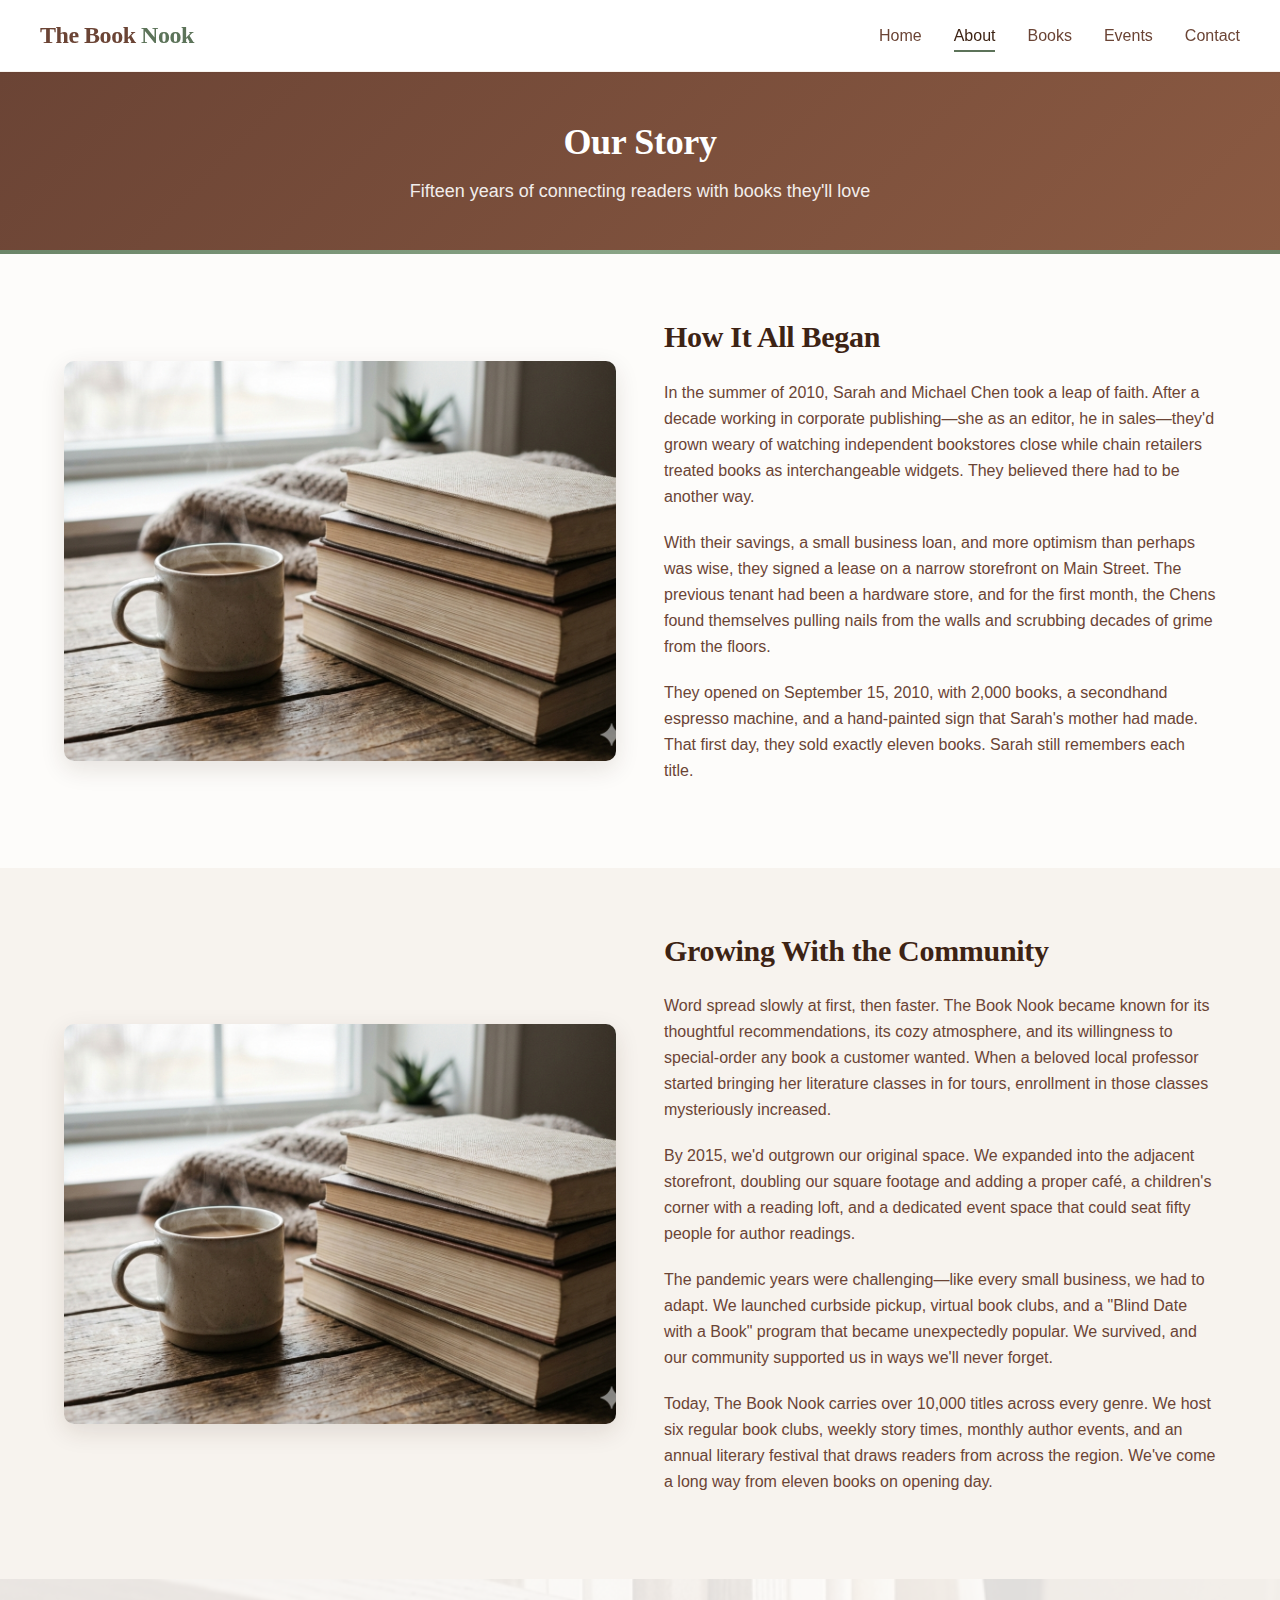
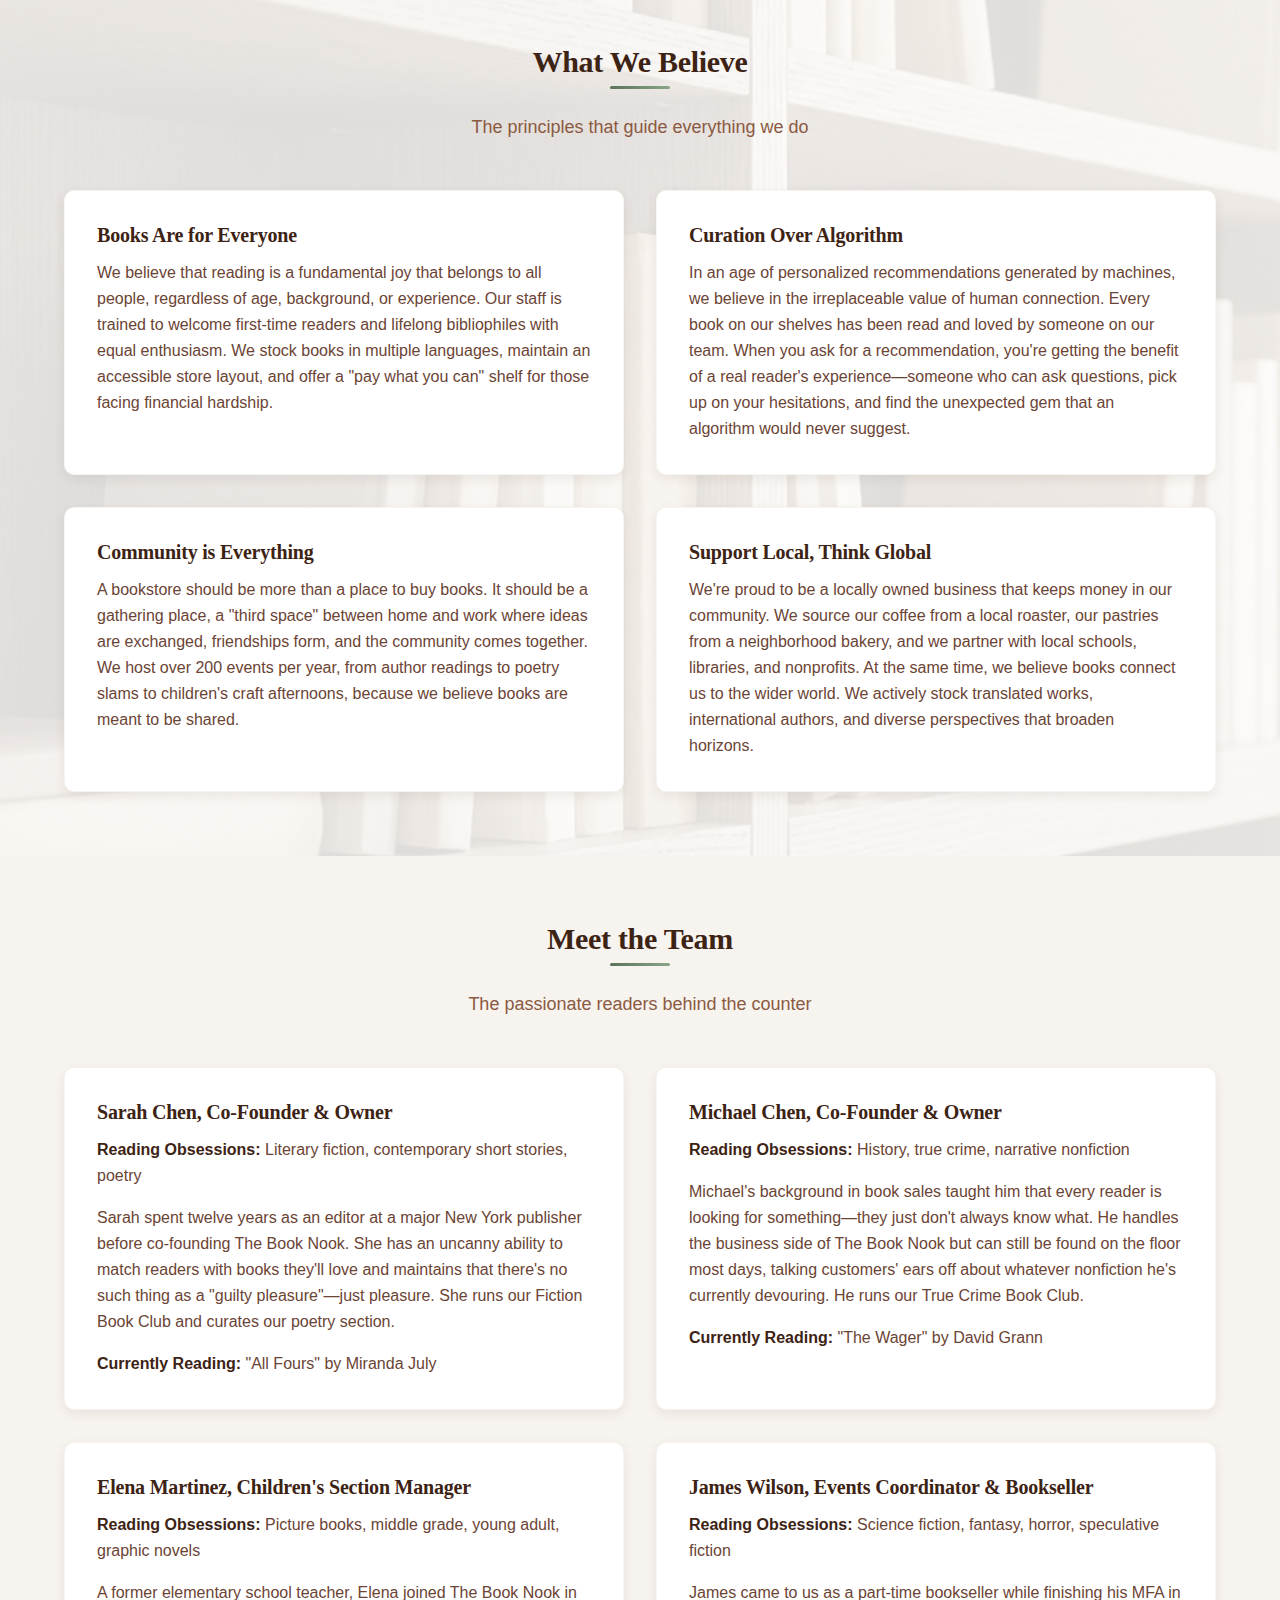
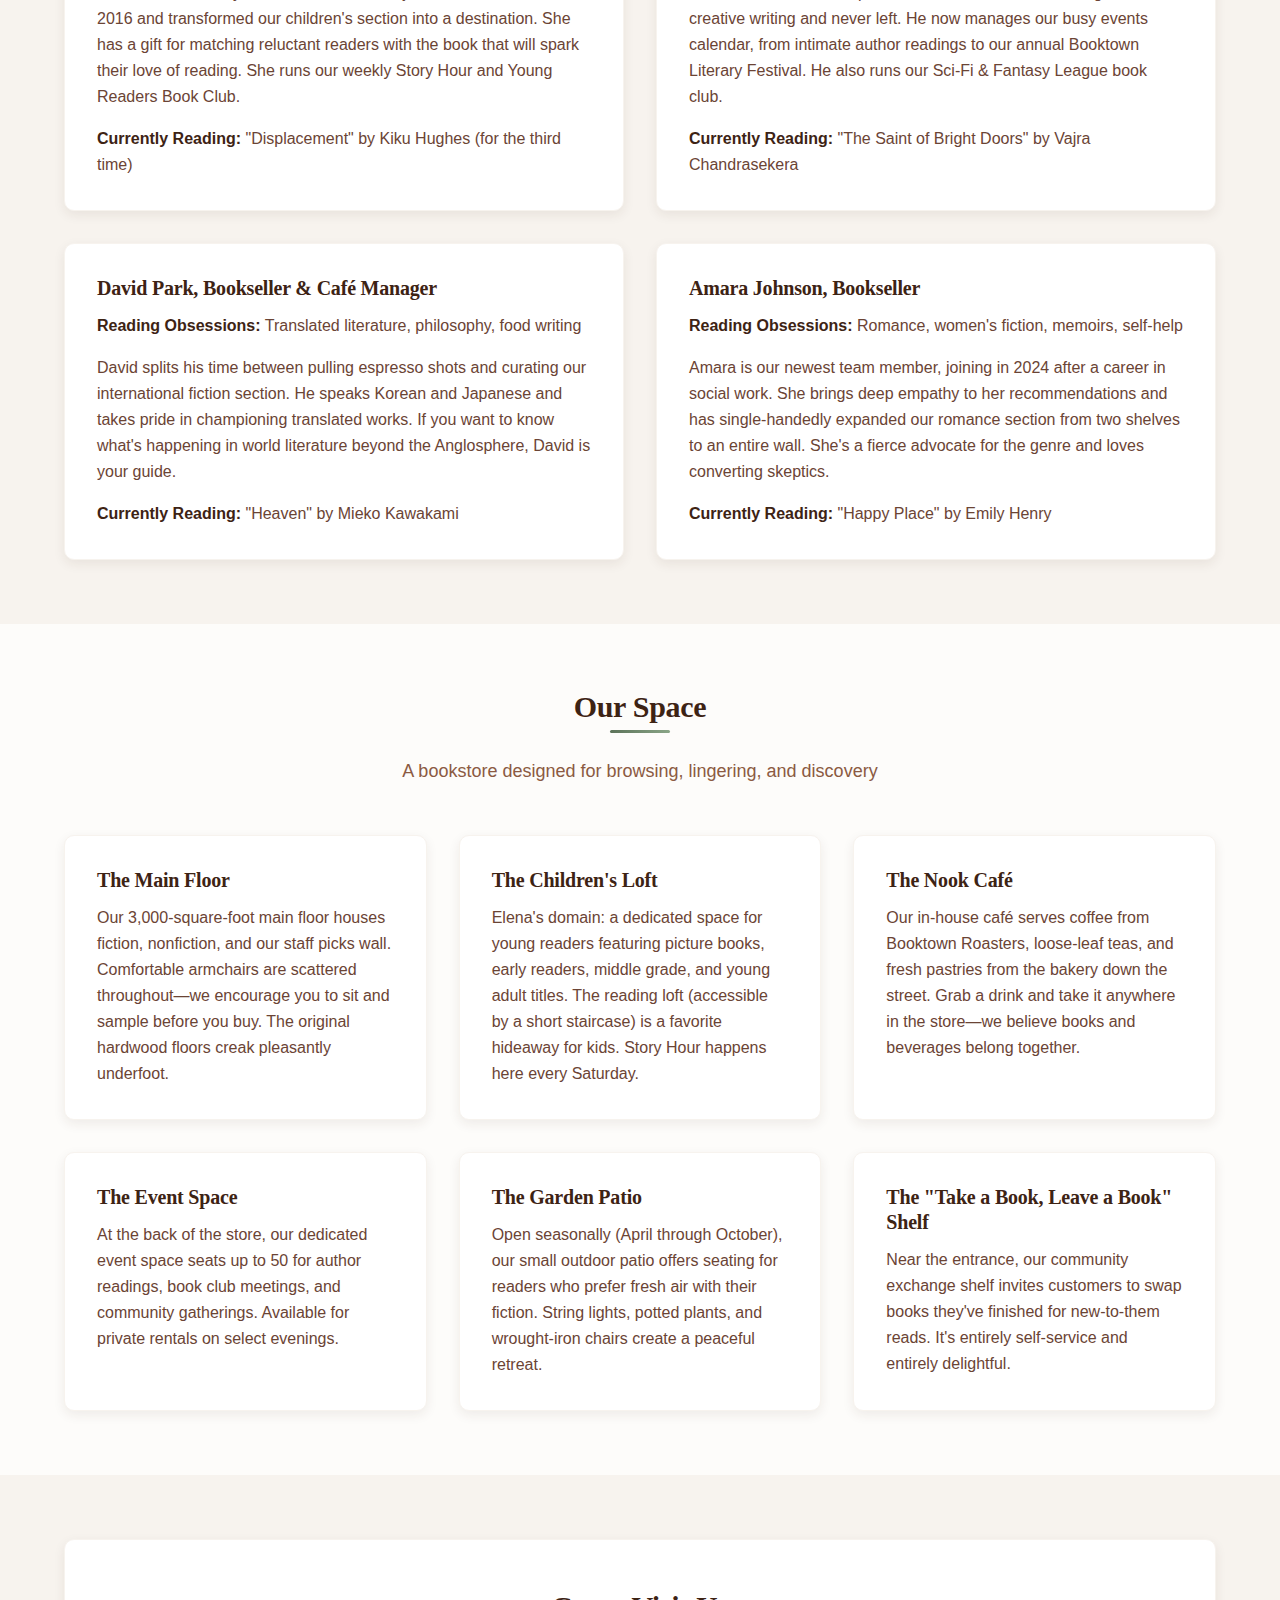
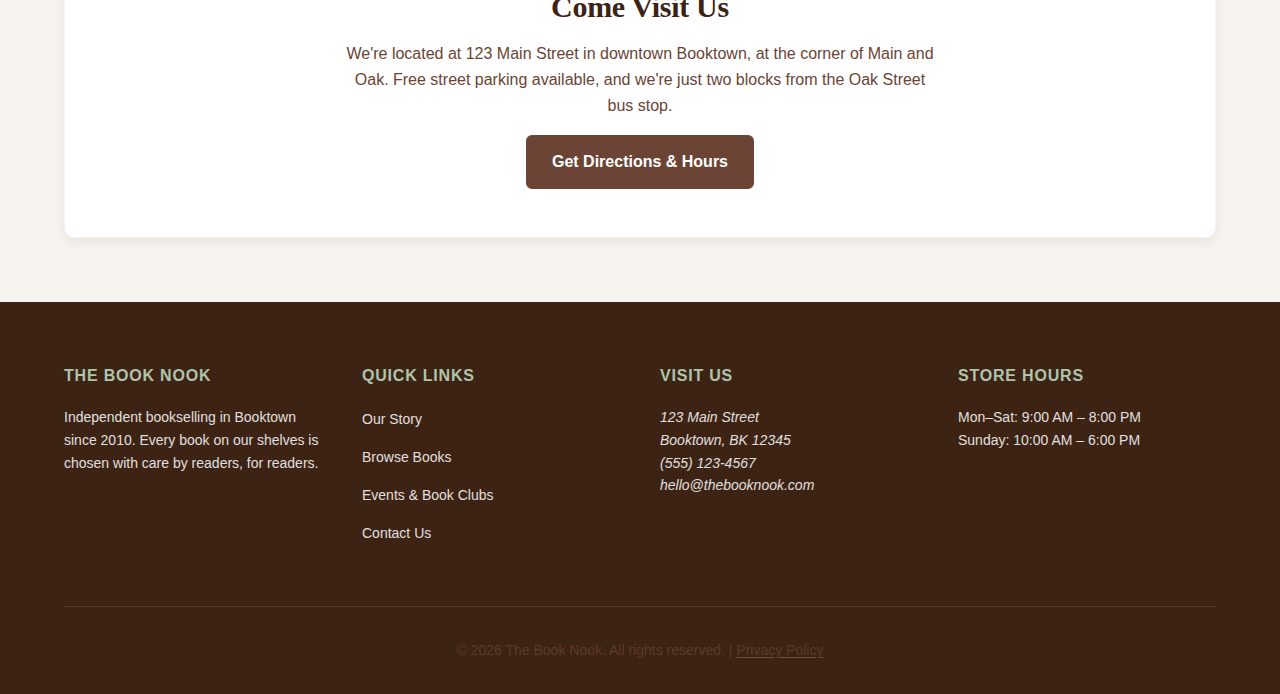
<file: about.html>
<!DOCTYPE html>
<html lang="en">
<head>
  <meta charset="UTF-8">
  <meta name="viewport" content="width=device-width, initial-scale=1.0">
  <meta name="description" content="Learn about The Book Nook's history, mission, and the passionate team behind Booktown's favorite independent bookstore.">
  <title>About Us | The Book Nook</title>
  <link rel="stylesheet" href="styles.css">
</head>
<body>
  <header>
    <div class="container header-content">
      <a href="index.html" class="logo">The Book <span>Nook</span></a>
      <button class="nav-toggle" aria-label="Toggle navigation">☰</button>
      <nav>
        <ul>
          <li><a href="index.html">Home</a></li>
          <li><a href="about.html" class="active">About</a></li>
          <li><a href="books.html">Books</a></li>
          <li><a href="events.html">Events</a></li>
          <li><a href="contact.html">Contact</a></li>
        </ul>
      </nav>
    </div>
  </header>

  <main>
    <section class="page-header">
      <div class="container">
        <h1>Our Story</h1>
        <p>Fifteen years of connecting readers with books they'll love</p>
      </div>
    </section>

    <!-- Origin Story -->
    <section>
      <div class="container">
        <div class="about-content">
          <div class="about-image">
            <img src="images/about.png" alt="The Book Nook storefront, established 2010">
          </div>
          <div class="about-text">
            <h2>How It All Began</h2>
            <p>In the summer of 2010, Sarah and Michael Chen took a leap of faith. After a decade working in corporate publishing—she as an editor, he in sales—they'd grown weary of watching independent bookstores close while chain retailers treated books as interchangeable widgets. They believed there had to be another way.</p>
            <p>With their savings, a small business loan, and more optimism than perhaps was wise, they signed a lease on a narrow storefront on Main Street. The previous tenant had been a hardware store, and for the first month, the Chens found themselves pulling nails from the walls and scrubbing decades of grime from the floors.</p>
            <p>They opened on September 15, 2010, with 2,000 books, a secondhand espresso machine, and a hand-painted sign that Sarah's mother had made. That first day, they sold exactly eleven books. Sarah still remembers each title.</p>
          </div>
        </div>
      </div>
    </section>

    <!-- Growth Story -->
    <section class="features">
      <div class="container">
        <div class="about-content" style="flex-direction: row-reverse;">
          <div class="about-image">
            <img src="images/about.png" alt="Inside The Book Nook - over 10,000 titles">
          </div>
          <div class="about-text">
            <h2>Growing With the Community</h2>
            <p>Word spread slowly at first, then faster. The Book Nook became known for its thoughtful recommendations, its cozy atmosphere, and its willingness to special-order any book a customer wanted. When a beloved local professor started bringing her literature classes in for tours, enrollment in those classes mysteriously increased.</p>
            <p>By 2015, we'd outgrown our original space. We expanded into the adjacent storefront, doubling our square footage and adding a proper café, a children's corner with a reading loft, and a dedicated event space that could seat fifty people for author readings.</p>
            <p>The pandemic years were challenging—like every small business, we had to adapt. We launched curbside pickup, virtual book clubs, and a "Blind Date with a Book" program that became unexpectedly popular. We survived, and our community supported us in ways we'll never forget.</p>
            <p>Today, The Book Nook carries over 10,000 titles across every genre. We host six regular book clubs, weekly story times, monthly author events, and an annual literary festival that draws readers from across the region. We've come a long way from eleven books on opening day.</p>
          </div>
        </div>
      </div>
    </section>

    <!-- Mission and Values -->
    <section class="section-with-bg">
      <div class="container">
        <div class="section-title">
          <h2>What We Believe</h2>
          <p>The principles that guide everything we do</p>
        </div>
        <div class="grid grid-2">
          <div class="card">
            <h3>Books Are for Everyone</h3>
            <p>We believe that reading is a fundamental joy that belongs to all people, regardless of age, background, or experience. Our staff is trained to welcome first-time readers and lifelong bibliophiles with equal enthusiasm. We stock books in multiple languages, maintain an accessible store layout, and offer a "pay what you can" shelf for those facing financial hardship.</p>
          </div>
          <div class="card">
            <h3>Curation Over Algorithm</h3>
            <p>In an age of personalized recommendations generated by machines, we believe in the irreplaceable value of human connection. Every book on our shelves has been read and loved by someone on our team. When you ask for a recommendation, you're getting the benefit of a real reader's experience—someone who can ask questions, pick up on your hesitations, and find the unexpected gem that an algorithm would never suggest.</p>
          </div>
          <div class="card">
            <h3>Community is Everything</h3>
            <p>A bookstore should be more than a place to buy books. It should be a gathering place, a "third space" between home and work where ideas are exchanged, friendships form, and the community comes together. We host over 200 events per year, from author readings to poetry slams to children's craft afternoons, because we believe books are meant to be shared.</p>
          </div>
          <div class="card">
            <h3>Support Local, Think Global</h3>
            <p>We're proud to be a locally owned business that keeps money in our community. We source our coffee from a local roaster, our pastries from a neighborhood bakery, and we partner with local schools, libraries, and nonprofits. At the same time, we believe books connect us to the wider world. We actively stock translated works, international authors, and diverse perspectives that broaden horizons.</p>
          </div>
        </div>
      </div>
    </section>

    <!-- The Team -->
    <section class="features">
      <div class="container">
        <div class="section-title">
          <h2>Meet the Team</h2>
          <p>The passionate readers behind the counter</p>
        </div>
        <div class="grid grid-2">
          <div class="card">
            <h3>Sarah Chen, Co-Founder & Owner</h3>
            <p><strong>Reading Obsessions:</strong> Literary fiction, contemporary short stories, poetry</p>
            <p style="margin-top: 0.5rem;">Sarah spent twelve years as an editor at a major New York publisher before co-founding The Book Nook. She has an uncanny ability to match readers with books they'll love and maintains that there's no such thing as a "guilty pleasure"—just pleasure. She runs our Fiction Book Club and curates our poetry section.</p>
            <p style="margin-top: 0.5rem;"><strong>Currently Reading:</strong> "All Fours" by Miranda July</p>
          </div>
          <div class="card">
            <h3>Michael Chen, Co-Founder & Owner</h3>
            <p><strong>Reading Obsessions:</strong> History, true crime, narrative nonfiction</p>
            <p style="margin-top: 0.5rem;">Michael's background in book sales taught him that every reader is looking for something—they just don't always know what. He handles the business side of The Book Nook but can still be found on the floor most days, talking customers' ears off about whatever nonfiction he's currently devouring. He runs our True Crime Book Club.</p>
            <p style="margin-top: 0.5rem;"><strong>Currently Reading:</strong> "The Wager" by David Grann</p>
          </div>
          <div class="card">
            <h3>Elena Martinez, Children's Section Manager</h3>
            <p><strong>Reading Obsessions:</strong> Picture books, middle grade, young adult, graphic novels</p>
            <p style="margin-top: 0.5rem;">A former elementary school teacher, Elena joined The Book Nook in 2016 and transformed our children's section into a destination. She has a gift for matching reluctant readers with the book that will spark their love of reading. She runs our weekly Story Hour and Young Readers Book Club.</p>
            <p style="margin-top: 0.5rem;"><strong>Currently Reading:</strong> "Displacement" by Kiku Hughes (for the third time)</p>
          </div>
          <div class="card">
            <h3>James Wilson, Events Coordinator & Bookseller</h3>
            <p><strong>Reading Obsessions:</strong> Science fiction, fantasy, horror, speculative fiction</p>
            <p style="margin-top: 0.5rem;">James came to us as a part-time bookseller while finishing his MFA in creative writing and never left. He now manages our busy events calendar, from intimate author readings to our annual Booktown Literary Festival. He also runs our Sci-Fi & Fantasy League book club.</p>
            <p style="margin-top: 0.5rem;"><strong>Currently Reading:</strong> "The Saint of Bright Doors" by Vajra Chandrasekera</p>
          </div>
        </div>
        <div class="grid grid-2" style="margin-top: 2rem;">
          <div class="card">
            <h3>David Park, Bookseller & Café Manager</h3>
            <p><strong>Reading Obsessions:</strong> Translated literature, philosophy, food writing</p>
            <p style="margin-top: 0.5rem;">David splits his time between pulling espresso shots and curating our international fiction section. He speaks Korean and Japanese and takes pride in championing translated works. If you want to know what's happening in world literature beyond the Anglosphere, David is your guide.</p>
            <p style="margin-top: 0.5rem;"><strong>Currently Reading:</strong> "Heaven" by Mieko Kawakami</p>
          </div>
          <div class="card">
            <h3>Amara Johnson, Bookseller</h3>
            <p><strong>Reading Obsessions:</strong> Romance, women's fiction, memoirs, self-help</p>
            <p style="margin-top: 0.5rem;">Amara is our newest team member, joining in 2024 after a career in social work. She brings deep empathy to her recommendations and has single-handedly expanded our romance section from two shelves to an entire wall. She's a fierce advocate for the genre and loves converting skeptics.</p>
            <p style="margin-top: 0.5rem;"><strong>Currently Reading:</strong> "Happy Place" by Emily Henry</p>
          </div>
        </div>
      </div>
    </section>

    <!-- The Space -->
    <section>
      <div class="container">
        <div class="section-title">
          <h2>Our Space</h2>
          <p>A bookstore designed for browsing, lingering, and discovery</p>
        </div>
        <div class="grid grid-3">
          <div class="card">
            <h3>The Main Floor</h3>
            <p>Our 3,000-square-foot main floor houses fiction, nonfiction, and our staff picks wall. Comfortable armchairs are scattered throughout—we encourage you to sit and sample before you buy. The original hardwood floors creak pleasantly underfoot.</p>
          </div>
          <div class="card">
            <h3>The Children's Loft</h3>
            <p>Elena's domain: a dedicated space for young readers featuring picture books, early readers, middle grade, and young adult titles. The reading loft (accessible by a short staircase) is a favorite hideaway for kids. Story Hour happens here every Saturday.</p>
          </div>
          <div class="card">
            <h3>The Nook Café</h3>
            <p>Our in-house café serves coffee from Booktown Roasters, loose-leaf teas, and fresh pastries from the bakery down the street. Grab a drink and take it anywhere in the store—we believe books and beverages belong together.</p>
          </div>
          <div class="card">
            <h3>The Event Space</h3>
            <p>At the back of the store, our dedicated event space seats up to 50 for author readings, book club meetings, and community gatherings. Available for private rentals on select evenings.</p>
          </div>
          <div class="card">
            <h3>The Garden Patio</h3>
            <p>Open seasonally (April through October), our small outdoor patio offers seating for readers who prefer fresh air with their fiction. String lights, potted plants, and wrought-iron chairs create a peaceful retreat.</p>
          </div>
          <div class="card">
            <h3>The "Take a Book, Leave a Book" Shelf</h3>
            <p>Near the entrance, our community exchange shelf invites customers to swap books they've finished for new-to-them reads. It's entirely self-service and entirely delightful.</p>
          </div>
        </div>
      </div>
    </section>

    <!-- Call to Action -->
    <section class="features">
      <div class="container">
        <div class="card" style="text-align: center; padding: 3rem;">
          <h2>Come Visit Us</h2>
          <p style="max-width: 600px; margin: 1rem auto;">We're located at 123 Main Street in downtown Booktown, at the corner of Main and Oak. Free street parking available, and we're just two blocks from the Oak Street bus stop.</p>
          <a href="contact.html" class="btn btn-primary">Get Directions & Hours</a>
        </div>
      </div>
    </section>
  </main>

  <footer>
    <div class="container">
      <div class="footer-content">
        <div class="footer-section">
          <h4>The Book Nook</h4>
          <p>Independent bookselling in Booktown since 2010. Every book on our shelves is chosen with care by readers, for readers.</p>
        </div>
        <div class="footer-section">
          <h4>Quick Links</h4>
          <ul>
            <li><a href="about.html">Our Story</a></li>
            <li><a href="books.html">Browse Books</a></li>
            <li><a href="events.html">Events & Book Clubs</a></li>
            <li><a href="contact.html">Contact Us</a></li>
          </ul>
        </div>
        <div class="footer-section">
          <h4>Visit Us</h4>
          <address>
            123 Main Street<br>
            Booktown, BK 12345<br>
            (555) 123-4567<br>
            hello@thebooknook.com
          </address>
        </div>
        <div class="footer-section">
          <h4>Store Hours</h4>
          <p>
            Mon–Sat: 9:00 AM – 8:00 PM<br>
            Sunday: 10:00 AM – 6:00 PM
          </p>
        </div>
      </div>
      <div class="footer-bottom">
        <p>&copy; 2026 The Book Nook. All rights reserved. | <a href="#">Privacy Policy</a></p>
      </div>
    </div>
  </footer>

  <script>
    document.querySelector('.nav-toggle').addEventListener('click', function() {
      document.querySelector('nav').classList.toggle('active');
    });
  </script>
</body>
</html>
</file>
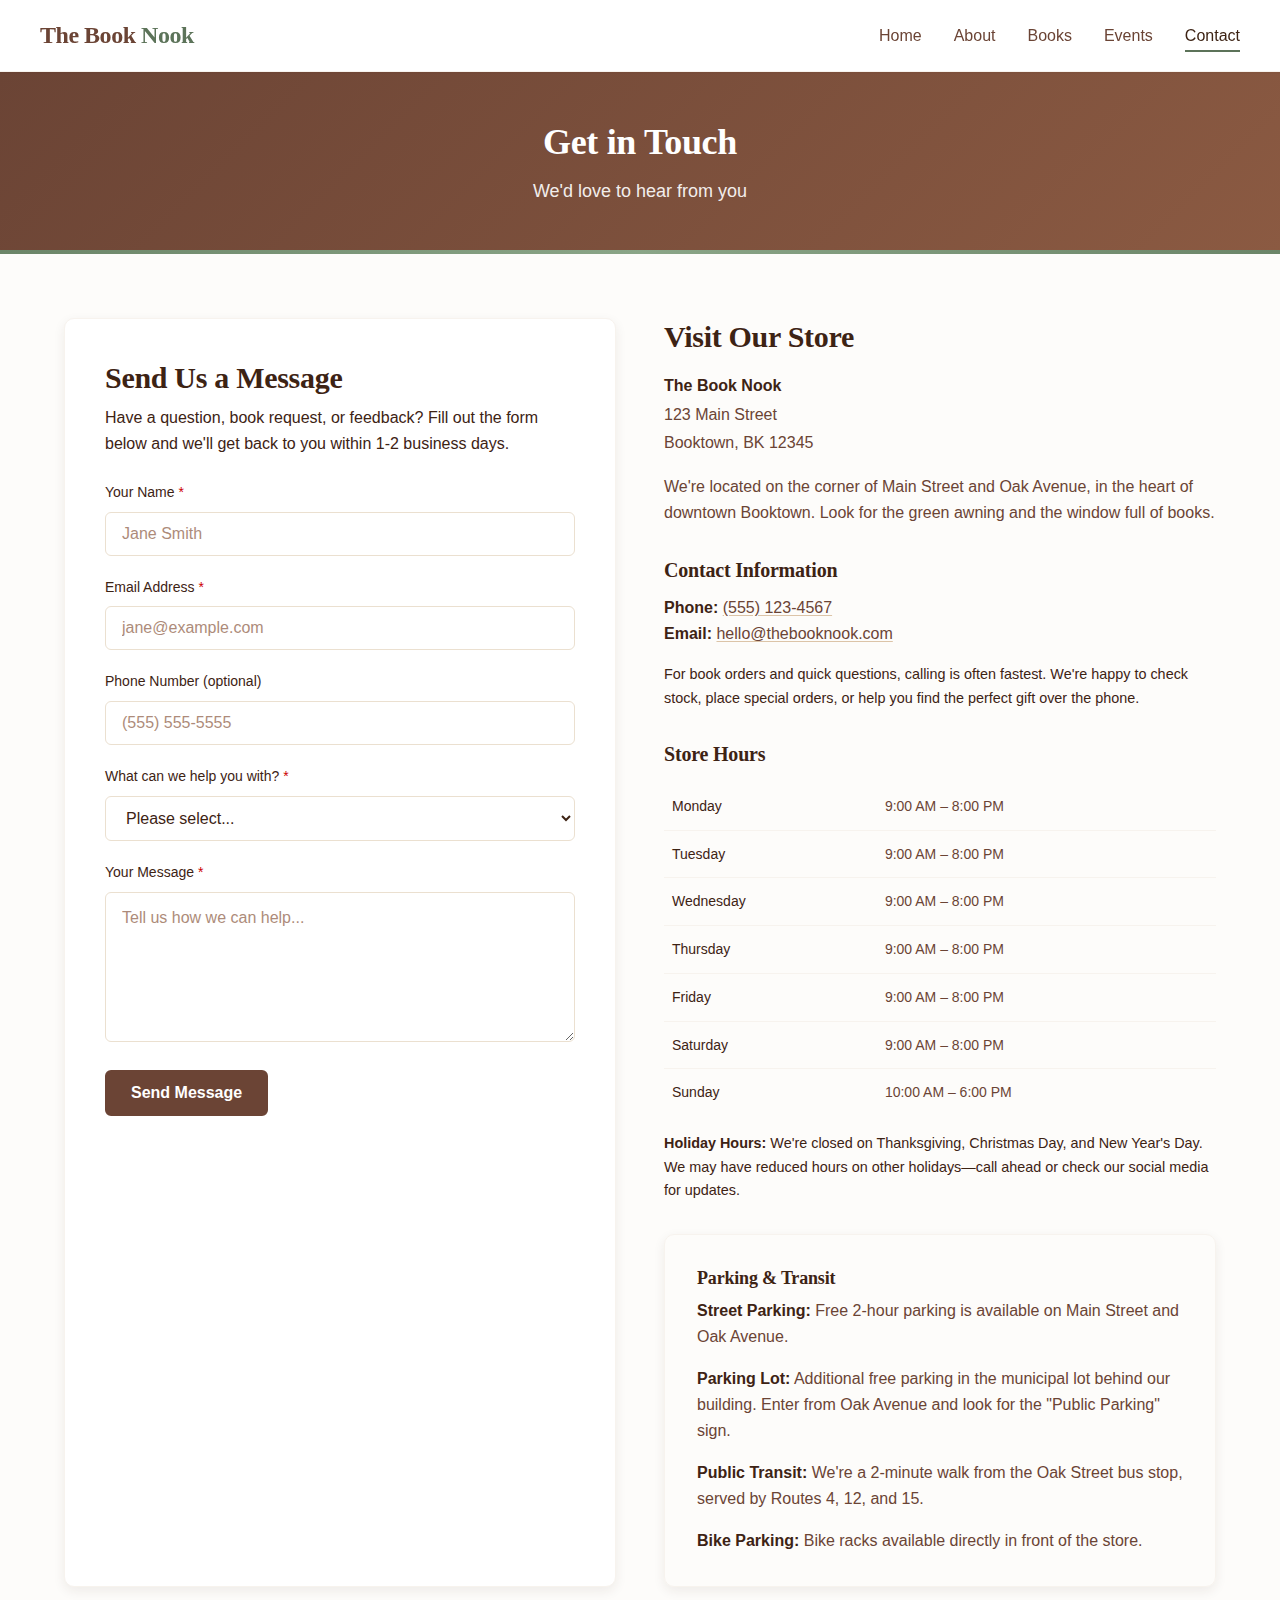
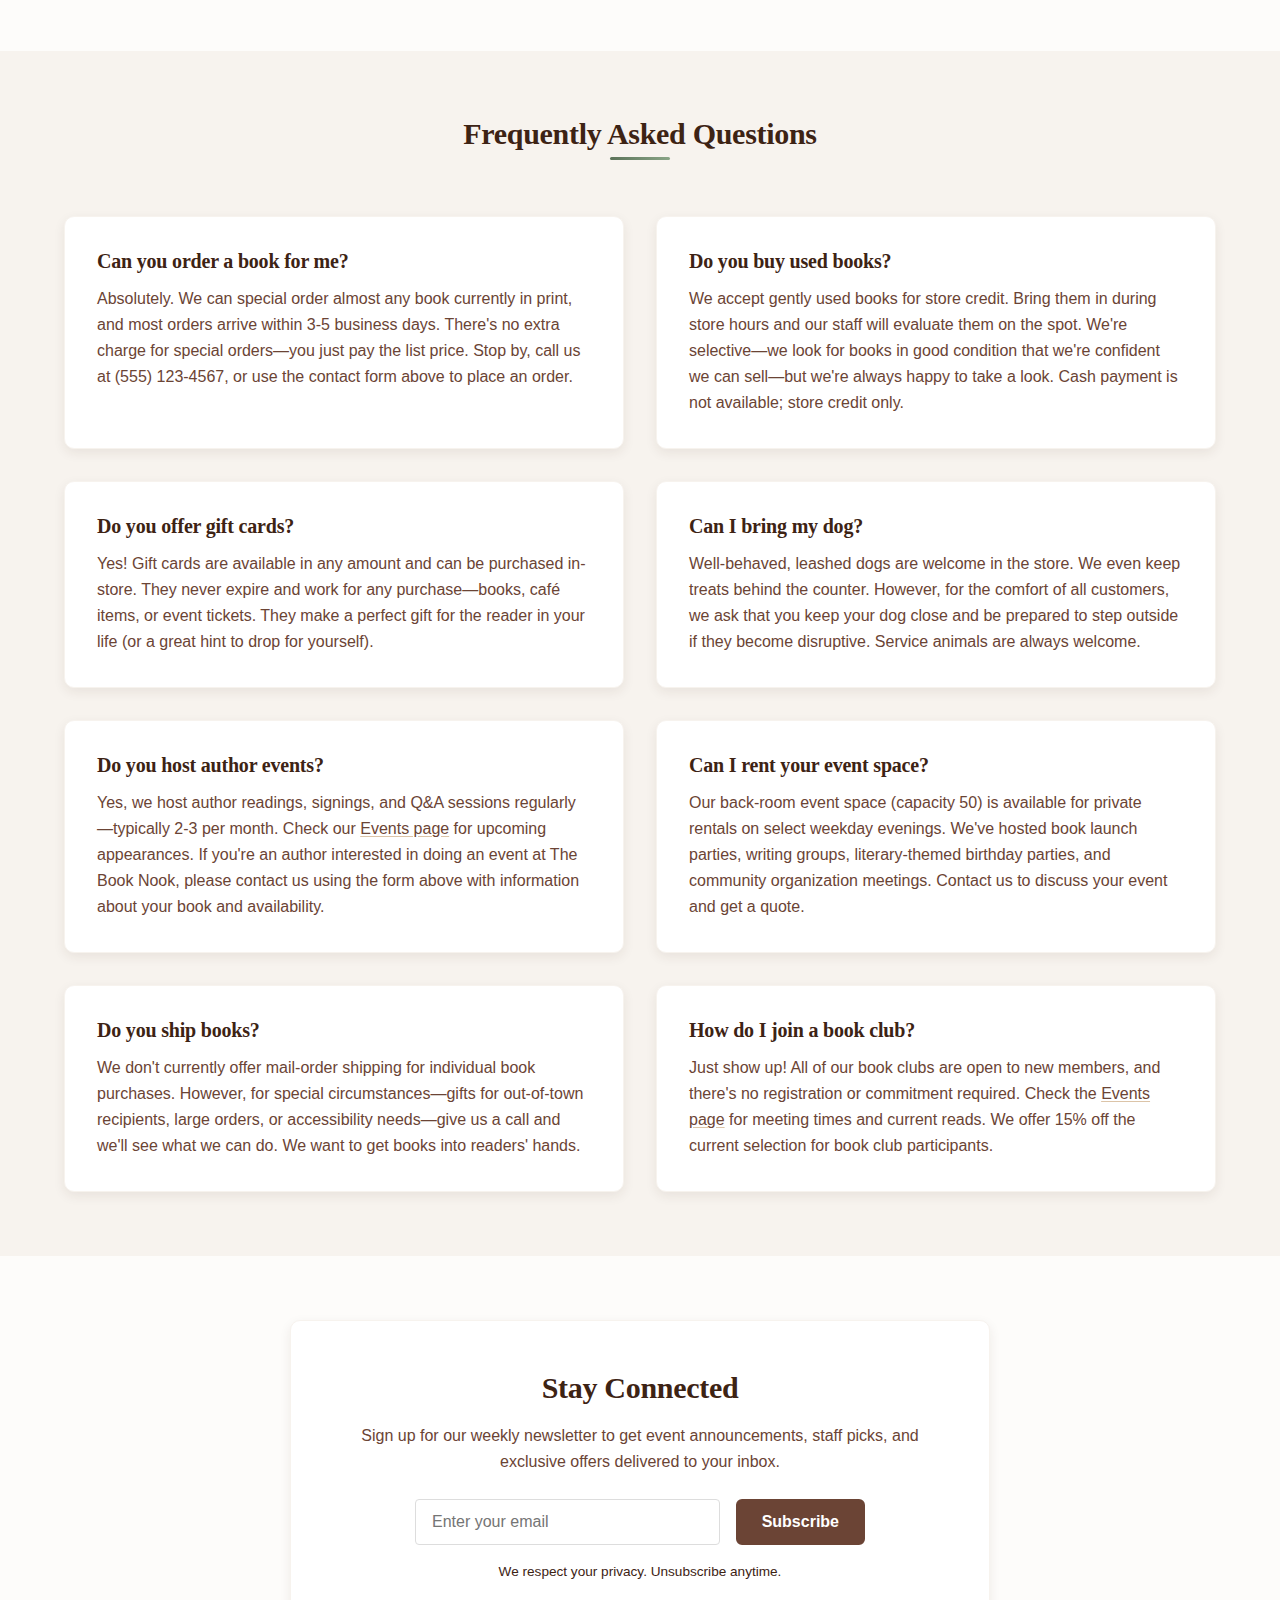
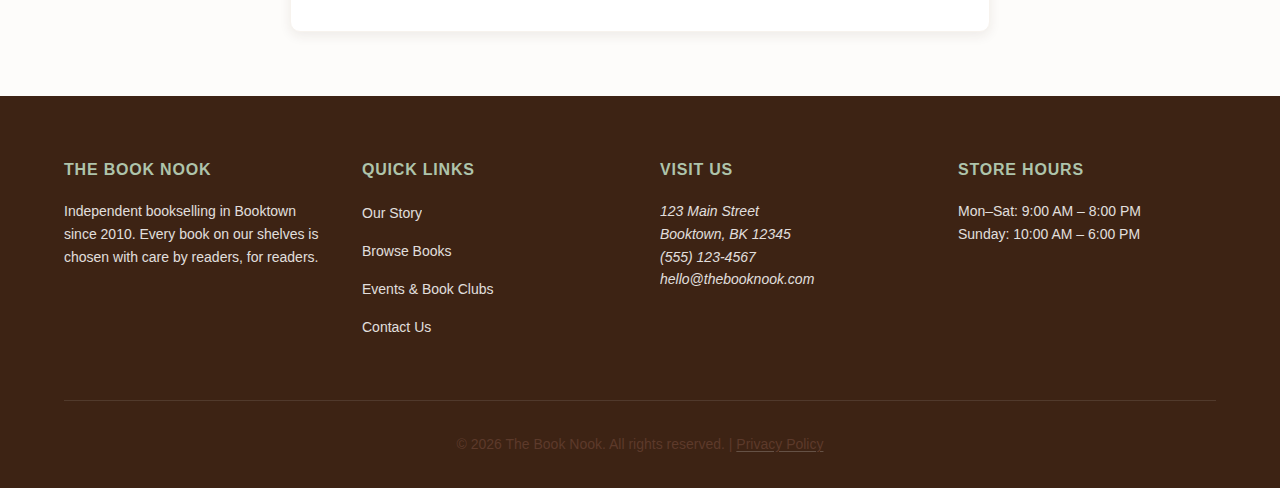
<file: contact.html>
<!DOCTYPE html>
<html lang="en">
<head>
  <meta charset="UTF-8">
  <meta name="viewport" content="width=device-width, initial-scale=1.0">
  <meta name="description" content="Contact The Book Nook. Visit us at 123 Main Street in Booktown, call us, or send a message. Find our hours and directions.">
  <title>Contact Us | The Book Nook</title>
  <link rel="stylesheet" href="styles.css">
</head>
<body>
  <header>
    <div class="container header-content">
      <a href="index.html" class="logo">The Book <span>Nook</span></a>
      <button class="nav-toggle" aria-label="Toggle navigation">☰</button>
      <nav>
        <ul>
          <li><a href="index.html">Home</a></li>
          <li><a href="about.html">About</a></li>
          <li><a href="books.html">Books</a></li>
          <li><a href="events.html">Events</a></li>
          <li><a href="contact.html" class="active">Contact</a></li>
        </ul>
      </nav>
    </div>
  </header>

  <main>
    <section class="page-header">
      <div class="container">
        <h1>Get in Touch</h1>
        <p>We'd love to hear from you</p>
      </div>
    </section>

    <section>
      <div class="container">
        <div class="contact-grid">
          <!-- Contact Form -->
          <div class="contact-form">
            <h2>Send Us a Message</h2>
            <p style="margin-bottom: 1.5rem; color: var(--color-text-light);">Have a question, book request, or feedback? Fill out the form below and we'll get back to you within 1-2 business days.</p>
            <form action="#" method="POST">
              <div class="form-group">
                <label for="name">Your Name <span style="color: #c00;">*</span></label>
                <input type="text" id="name" name="name" required placeholder="Jane Smith">
              </div>
              <div class="form-group">
                <label for="email">Email Address <span style="color: #c00;">*</span></label>
                <input type="email" id="email" name="email" required placeholder="jane@example.com">
              </div>
              <div class="form-group">
                <label for="phone">Phone Number (optional)</label>
                <input type="tel" id="phone" name="phone" placeholder="(555) 555-5555">
              </div>
              <div class="form-group">
                <label for="subject">What can we help you with? <span style="color: #c00;">*</span></label>
                <select id="subject" name="subject" required>
                  <option value="">Please select...</option>
                  <option value="general">General Question</option>
                  <option value="order">Book Order / Special Request</option>
                  <option value="events">Events & Book Clubs</option>
                  <option value="private-event">Private Event Rental</option>
                  <option value="partnership">Partnership / Collaboration</option>
                  <option value="feedback">Feedback or Suggestion</option>
                  <option value="other">Other</option>
                </select>
              </div>
              <div class="form-group">
                <label for="message">Your Message <span style="color: #c00;">*</span></label>
                <textarea id="message" name="message" required placeholder="Tell us how we can help..."></textarea>
              </div>
              <button type="submit" class="btn btn-primary">Send Message</button>
            </form>
          </div>

          <!-- Contact Info -->
          <div class="contact-info">
            <h2>Visit Our Store</h2>
            <address style="font-style: normal; line-height: 1.8;">
              <strong>The Book Nook</strong><br>
              123 Main Street<br>
              Booktown, BK 12345
            </address>
            <p style="margin-top: 1rem;">We're located on the corner of Main Street and Oak Avenue, in the heart of downtown Booktown. Look for the green awning and the window full of books.</p>

            <h3 style="margin-top: 2rem;">Contact Information</h3>
            <p>
              <strong>Phone:</strong> <a href="tel:5551234567">(555) 123-4567</a><br>
              <strong>Email:</strong> <a href="mailto:hello@thebooknook.com">hello@thebooknook.com</a>
            </p>
            <p style="margin-top: 0.5rem; color: var(--color-text-light); font-size: 0.9rem;">For book orders and quick questions, calling is often fastest. We're happy to check stock, place special orders, or help you find the perfect gift over the phone.</p>

            <h3 style="margin-top: 2rem;">Store Hours</h3>
            <table class="hours-table">
              <tr>
                <th>Monday</th>
                <td>9:00 AM – 8:00 PM</td>
              </tr>
              <tr>
                <th>Tuesday</th>
                <td>9:00 AM – 8:00 PM</td>
              </tr>
              <tr>
                <th>Wednesday</th>
                <td>9:00 AM – 8:00 PM</td>
              </tr>
              <tr>
                <th>Thursday</th>
                <td>9:00 AM – 8:00 PM</td>
              </tr>
              <tr>
                <th>Friday</th>
                <td>9:00 AM – 8:00 PM</td>
              </tr>
              <tr>
                <th>Saturday</th>
                <td>9:00 AM – 8:00 PM</td>
              </tr>
              <tr>
                <th>Sunday</th>
                <td>10:00 AM – 6:00 PM</td>
              </tr>
            </table>
            <p style="margin-top: 1rem; color: var(--color-text-light); font-size: 0.9rem;"><strong>Holiday Hours:</strong> We're closed on Thanksgiving, Christmas Day, and New Year's Day. We may have reduced hours on other holidays—call ahead or check our social media for updates.</p>

            <div class="card" style="margin-top: 2rem; background-color: var(--color-secondary);">
              <h4>Parking & Transit</h4>
              <p><strong>Street Parking:</strong> Free 2-hour parking is available on Main Street and Oak Avenue.</p>
              <p style="margin-top: 0.5rem;"><strong>Parking Lot:</strong> Additional free parking in the municipal lot behind our building. Enter from Oak Avenue and look for the "Public Parking" sign.</p>
              <p style="margin-top: 0.5rem;"><strong>Public Transit:</strong> We're a 2-minute walk from the Oak Street bus stop, served by Routes 4, 12, and 15.</p>
              <p style="margin-top: 0.5rem;"><strong>Bike Parking:</strong> Bike racks available directly in front of the store.</p>
            </div>
          </div>
        </div>
      </div>
    </section>

    <!-- FAQ Section -->
    <section class="features">
      <div class="container">
        <div class="section-title">
          <h2>Frequently Asked Questions</h2>
        </div>
        <div class="grid grid-2">
          <div class="card">
            <h3>Can you order a book for me?</h3>
            <p>Absolutely. We can special order almost any book currently in print, and most orders arrive within 3-5 business days. There's no extra charge for special orders—you just pay the list price. Stop by, call us at (555) 123-4567, or use the contact form above to place an order.</p>
          </div>
          <div class="card">
            <h3>Do you buy used books?</h3>
            <p>We accept gently used books for store credit. Bring them in during store hours and our staff will evaluate them on the spot. We're selective—we look for books in good condition that we're confident we can sell—but we're always happy to take a look. Cash payment is not available; store credit only.</p>
          </div>
          <div class="card">
            <h3>Do you offer gift cards?</h3>
            <p>Yes! Gift cards are available in any amount and can be purchased in-store. They never expire and work for any purchase—books, café items, or event tickets. They make a perfect gift for the reader in your life (or a great hint to drop for yourself).</p>
          </div>
          <div class="card">
            <h3>Can I bring my dog?</h3>
            <p>Well-behaved, leashed dogs are welcome in the store. We even keep treats behind the counter. However, for the comfort of all customers, we ask that you keep your dog close and be prepared to step outside if they become disruptive. Service animals are always welcome.</p>
          </div>
          <div class="card">
            <h3>Do you host author events?</h3>
            <p>Yes, we host author readings, signings, and Q&A sessions regularly—typically 2-3 per month. Check our <a href="events.html">Events page</a> for upcoming appearances. If you're an author interested in doing an event at The Book Nook, please contact us using the form above with information about your book and availability.</p>
          </div>
          <div class="card">
            <h3>Can I rent your event space?</h3>
            <p>Our back-room event space (capacity 50) is available for private rentals on select weekday evenings. We've hosted book launch parties, writing groups, literary-themed birthday parties, and community organization meetings. Contact us to discuss your event and get a quote.</p>
          </div>
          <div class="card">
            <h3>Do you ship books?</h3>
            <p>We don't currently offer mail-order shipping for individual book purchases. However, for special circumstances—gifts for out-of-town recipients, large orders, or accessibility needs—give us a call and we'll see what we can do. We want to get books into readers' hands.</p>
          </div>
          <div class="card">
            <h3>How do I join a book club?</h3>
            <p>Just show up! All of our book clubs are open to new members, and there's no registration or commitment required. Check the <a href="events.html">Events page</a> for meeting times and current reads. We offer 15% off the current selection for book club participants.</p>
          </div>
        </div>
      </div>
    </section>

    <!-- Newsletter CTA -->
    <section>
      <div class="container">
        <div class="card" style="text-align: center; padding: 3rem; max-width: 700px; margin: 0 auto;">
          <h2>Stay Connected</h2>
          <p style="margin-bottom: 1.5rem;">Sign up for our weekly newsletter to get event announcements, staff picks, and exclusive offers delivered to your inbox.</p>
          <form style="display: flex; gap: 1rem; max-width: 450px; margin: 0 auto; flex-wrap: wrap; justify-content: center;">
            <input type="email" placeholder="Enter your email" required style="flex: 1; min-width: 250px; padding: 0.75rem 1rem; border: 1px solid #ddd; border-radius: 4px; font-size: 1rem;">
            <button type="submit" class="btn btn-primary">Subscribe</button>
          </form>
          <p style="margin-top: 1rem; font-size: 0.85rem; color: var(--color-text-light);">We respect your privacy. Unsubscribe anytime.</p>
        </div>
      </div>
    </section>
  </main>

  <footer>
    <div class="container">
      <div class="footer-content">
        <div class="footer-section">
          <h4>The Book Nook</h4>
          <p>Independent bookselling in Booktown since 2010. Every book on our shelves is chosen with care by readers, for readers.</p>
        </div>
        <div class="footer-section">
          <h4>Quick Links</h4>
          <ul>
            <li><a href="about.html">Our Story</a></li>
            <li><a href="books.html">Browse Books</a></li>
            <li><a href="events.html">Events & Book Clubs</a></li>
            <li><a href="contact.html">Contact Us</a></li>
          </ul>
        </div>
        <div class="footer-section">
          <h4>Visit Us</h4>
          <address>
            123 Main Street<br>
            Booktown, BK 12345<br>
            (555) 123-4567<br>
            hello@thebooknook.com
          </address>
        </div>
        <div class="footer-section">
          <h4>Store Hours</h4>
          <p>
            Mon–Sat: 9:00 AM – 8:00 PM<br>
            Sunday: 10:00 AM – 6:00 PM
          </p>
        </div>
      </div>
      <div class="footer-bottom">
        <p>&copy; 2026 The Book Nook. All rights reserved. | <a href="#">Privacy Policy</a></p>
      </div>
    </div>
  </footer>

  <script>
    document.querySelector('.nav-toggle').addEventListener('click', function() {
      document.querySelector('nav').classList.toggle('active');
    });
  </script>
</body>
</html>
</file>
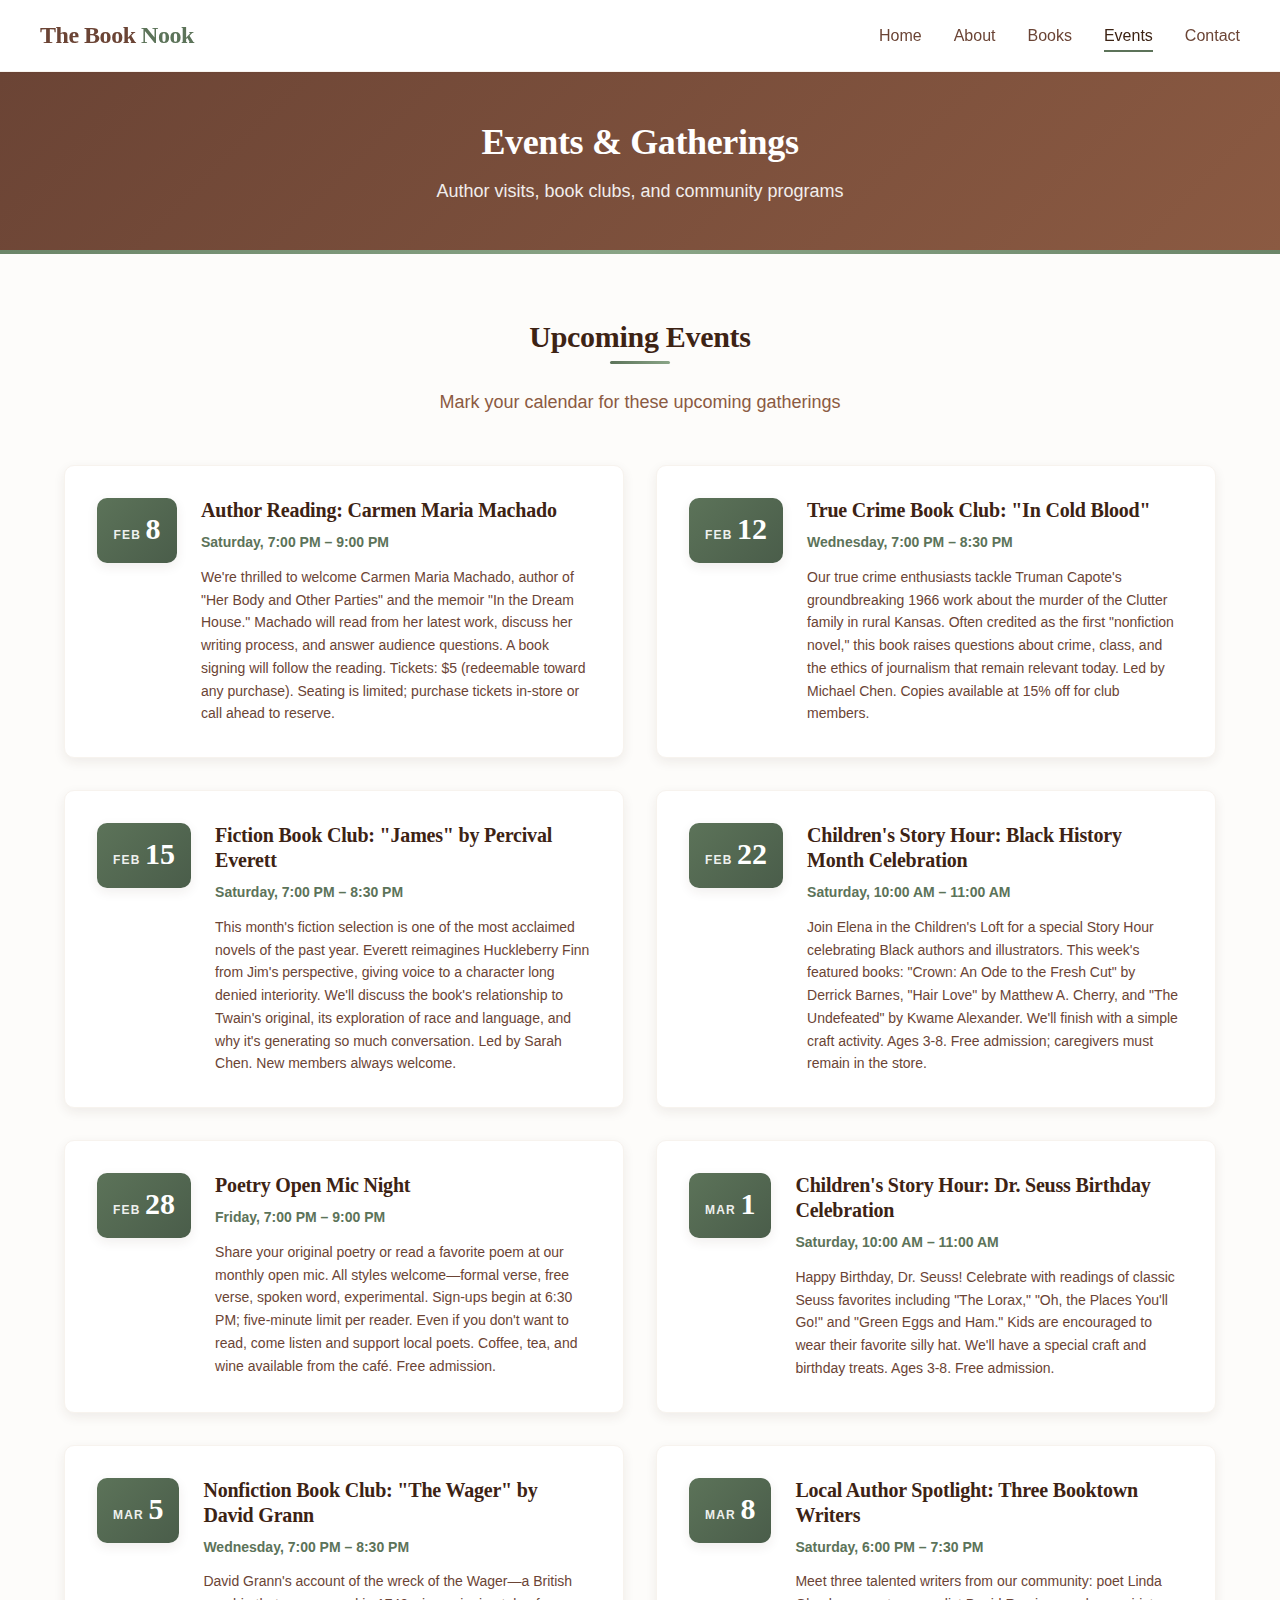
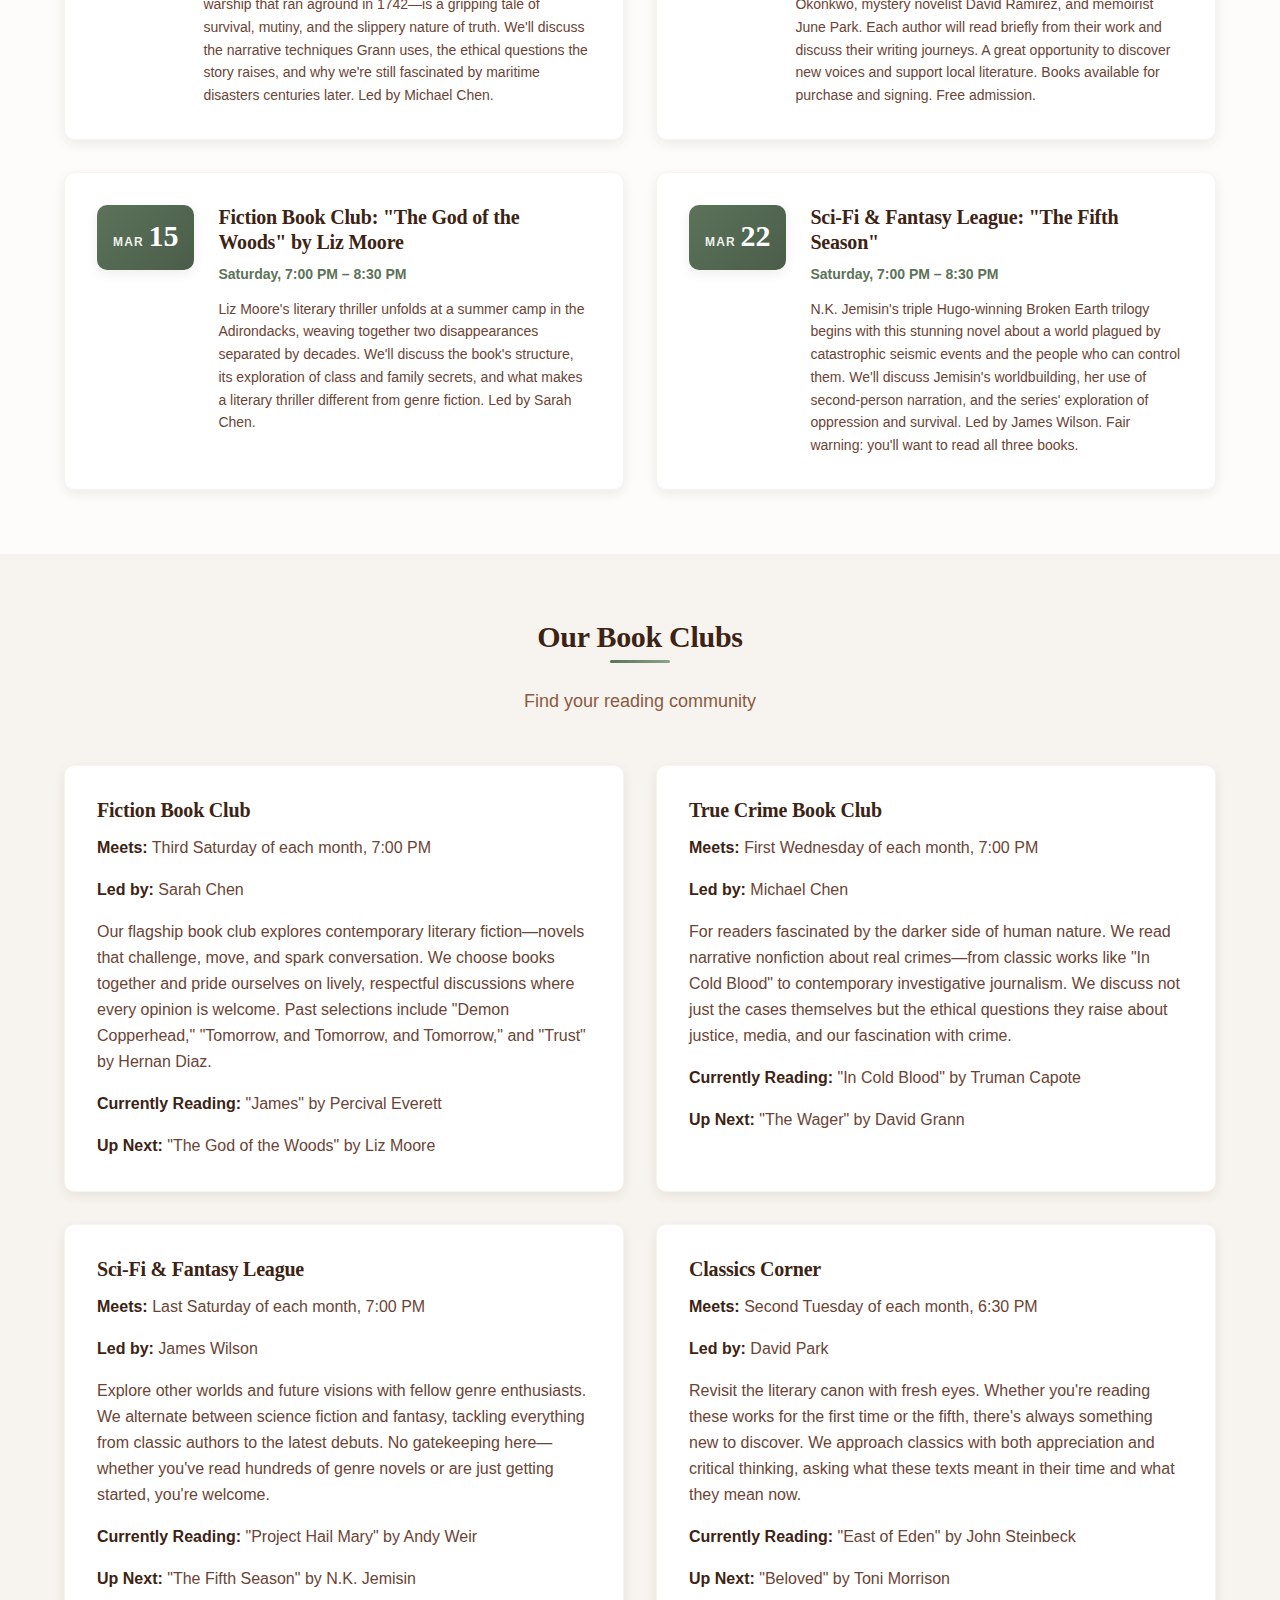
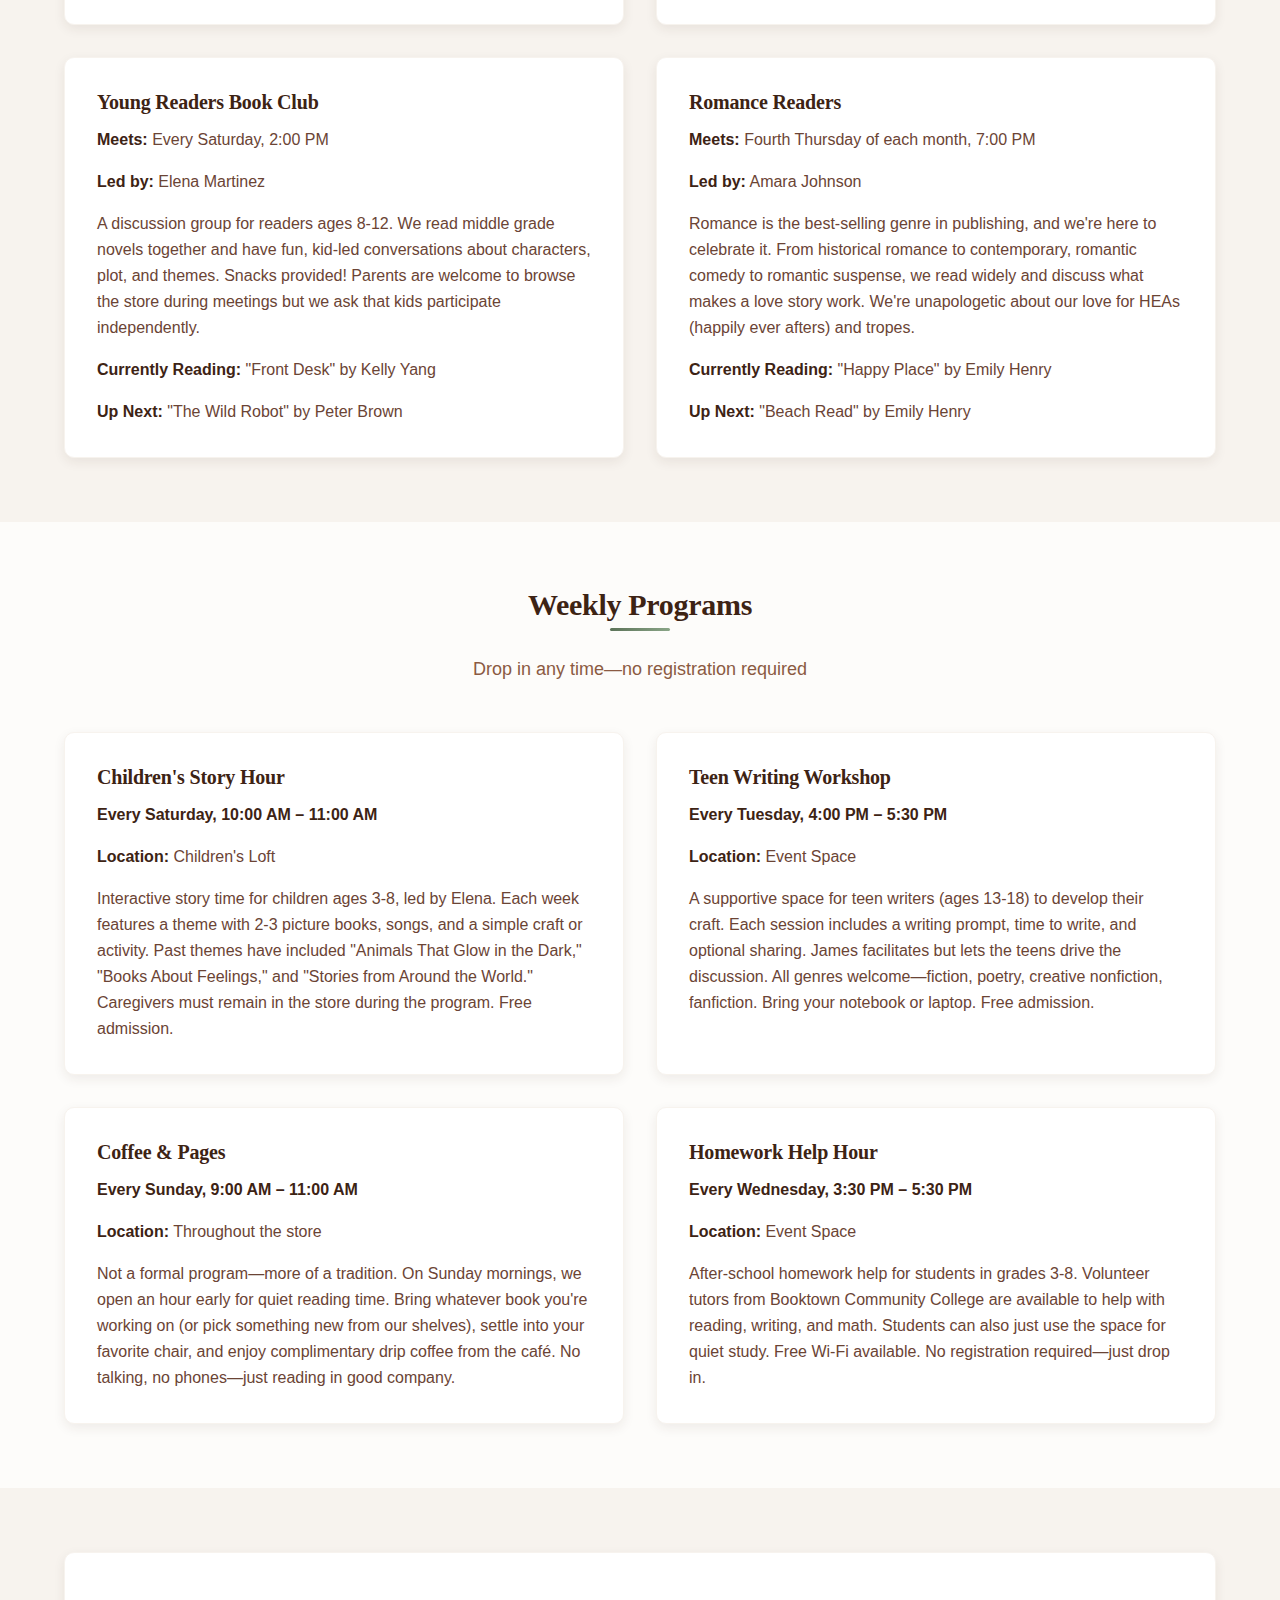
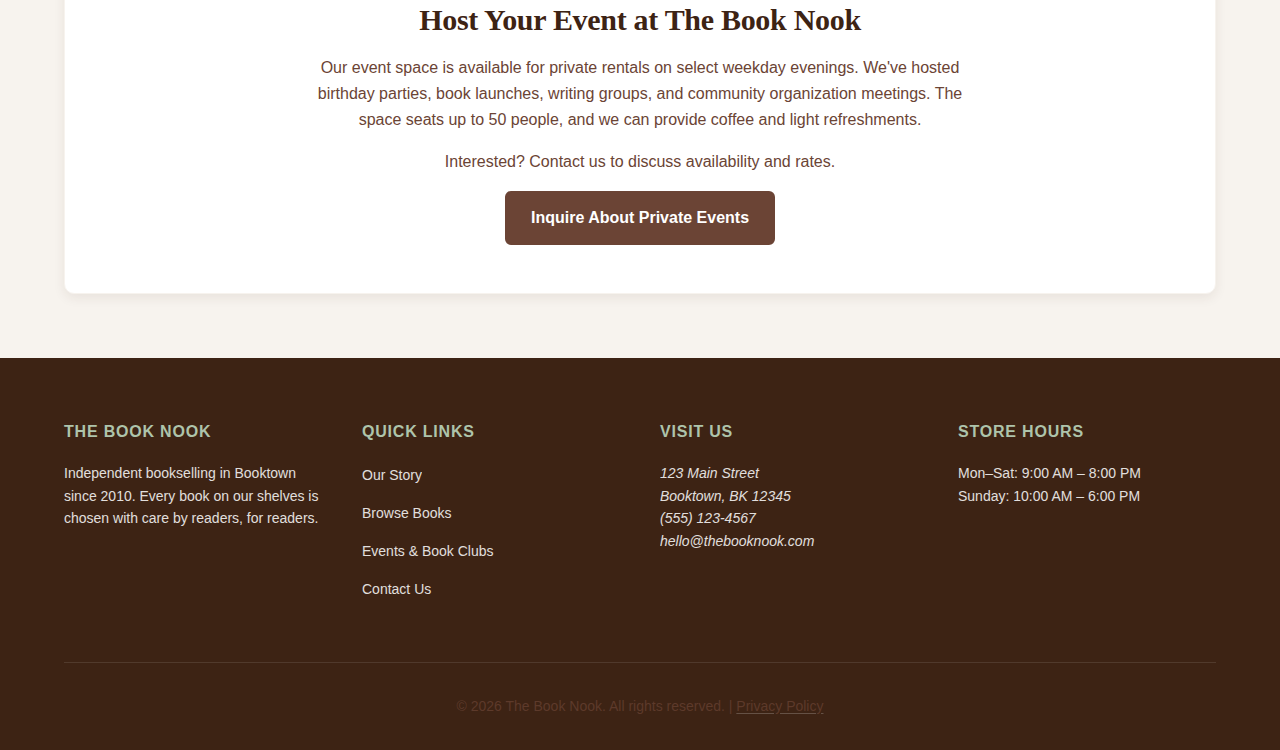
<file: events.html>
<!DOCTYPE html>
<html lang="en">
<head>
  <meta charset="UTF-8">
  <meta name="viewport" content="width=device-width, initial-scale=1.0">
  <meta name="description" content="Join us for author readings, book clubs, story hours, and community events at The Book Nook in Booktown.">
  <title>Events & Book Clubs | The Book Nook</title>
  <link rel="stylesheet" href="styles.css">
</head>
<body>
  <header>
    <div class="container header-content">
      <a href="index.html" class="logo">The Book <span>Nook</span></a>
      <button class="nav-toggle" aria-label="Toggle navigation">☰</button>
      <nav>
        <ul>
          <li><a href="index.html">Home</a></li>
          <li><a href="about.html">About</a></li>
          <li><a href="books.html">Books</a></li>
          <li><a href="events.html" class="active">Events</a></li>
          <li><a href="contact.html">Contact</a></li>
        </ul>
      </nav>
    </div>
  </header>

  <main>
    <section class="page-header">
      <div class="container">
        <h1>Events & Gatherings</h1>
        <p>Author visits, book clubs, and community programs</p>
      </div>
    </section>

    <!-- Upcoming Events -->
    <section>
      <div class="container">
        <div class="section-title">
          <h2>Upcoming Events</h2>
          <p>Mark your calendar for these upcoming gatherings</p>
        </div>
        <div class="grid grid-2">
          <article class="card event-card">
            <div class="event-date">
              <span class="month">Feb</span>
              <span class="day">8</span>
            </div>
            <div class="event-details">
              <h3>Author Reading: Carmen Maria Machado</h3>
              <p class="time">Saturday, 7:00 PM – 9:00 PM</p>
              <p>We're thrilled to welcome Carmen Maria Machado, author of "Her Body and Other Parties" and the memoir "In the Dream House." Machado will read from her latest work, discuss her writing process, and answer audience questions. A book signing will follow the reading. Tickets: $5 (redeemable toward any purchase). Seating is limited; purchase tickets in-store or call ahead to reserve.</p>
            </div>
          </article>
          <article class="card event-card">
            <div class="event-date">
              <span class="month">Feb</span>
              <span class="day">12</span>
            </div>
            <div class="event-details">
              <h3>True Crime Book Club: "In Cold Blood"</h3>
              <p class="time">Wednesday, 7:00 PM – 8:30 PM</p>
              <p>Our true crime enthusiasts tackle Truman Capote's groundbreaking 1966 work about the murder of the Clutter family in rural Kansas. Often credited as the first "nonfiction novel," this book raises questions about crime, class, and the ethics of journalism that remain relevant today. Led by Michael Chen. Copies available at 15% off for club members.</p>
            </div>
          </article>
          <article class="card event-card">
            <div class="event-date">
              <span class="month">Feb</span>
              <span class="day">15</span>
            </div>
            <div class="event-details">
              <h3>Fiction Book Club: "James" by Percival Everett</h3>
              <p class="time">Saturday, 7:00 PM – 8:30 PM</p>
              <p>This month's fiction selection is one of the most acclaimed novels of the past year. Everett reimagines Huckleberry Finn from Jim's perspective, giving voice to a character long denied interiority. We'll discuss the book's relationship to Twain's original, its exploration of race and language, and why it's generating so much conversation. Led by Sarah Chen. New members always welcome.</p>
            </div>
          </article>
          <article class="card event-card">
            <div class="event-date">
              <span class="month">Feb</span>
              <span class="day">22</span>
            </div>
            <div class="event-details">
              <h3>Children's Story Hour: Black History Month Celebration</h3>
              <p class="time">Saturday, 10:00 AM – 11:00 AM</p>
              <p>Join Elena in the Children's Loft for a special Story Hour celebrating Black authors and illustrators. This week's featured books: "Crown: An Ode to the Fresh Cut" by Derrick Barnes, "Hair Love" by Matthew A. Cherry, and "The Undefeated" by Kwame Alexander. We'll finish with a simple craft activity. Ages 3-8. Free admission; caregivers must remain in the store.</p>
            </div>
          </article>
          <article class="card event-card">
            <div class="event-date">
              <span class="month">Feb</span>
              <span class="day">28</span>
            </div>
            <div class="event-details">
              <h3>Poetry Open Mic Night</h3>
              <p class="time">Friday, 7:00 PM – 9:00 PM</p>
              <p>Share your original poetry or read a favorite poem at our monthly open mic. All styles welcome—formal verse, free verse, spoken word, experimental. Sign-ups begin at 6:30 PM; five-minute limit per reader. Even if you don't want to read, come listen and support local poets. Coffee, tea, and wine available from the café. Free admission.</p>
            </div>
          </article>
          <article class="card event-card">
            <div class="event-date">
              <span class="month">Mar</span>
              <span class="day">1</span>
            </div>
            <div class="event-details">
              <h3>Children's Story Hour: Dr. Seuss Birthday Celebration</h3>
              <p class="time">Saturday, 10:00 AM – 11:00 AM</p>
              <p>Happy Birthday, Dr. Seuss! Celebrate with readings of classic Seuss favorites including "The Lorax," "Oh, the Places You'll Go!" and "Green Eggs and Ham." Kids are encouraged to wear their favorite silly hat. We'll have a special craft and birthday treats. Ages 3-8. Free admission.</p>
            </div>
          </article>
          <article class="card event-card">
            <div class="event-date">
              <span class="month">Mar</span>
              <span class="day">5</span>
            </div>
            <div class="event-details">
              <h3>Nonfiction Book Club: "The Wager" by David Grann</h3>
              <p class="time">Wednesday, 7:00 PM – 8:30 PM</p>
              <p>David Grann's account of the wreck of the Wager—a British warship that ran aground in 1742—is a gripping tale of survival, mutiny, and the slippery nature of truth. We'll discuss the narrative techniques Grann uses, the ethical questions the story raises, and why we're still fascinated by maritime disasters centuries later. Led by Michael Chen.</p>
            </div>
          </article>
          <article class="card event-card">
            <div class="event-date">
              <span class="month">Mar</span>
              <span class="day">8</span>
            </div>
            <div class="event-details">
              <h3>Local Author Spotlight: Three Booktown Writers</h3>
              <p class="time">Saturday, 6:00 PM – 7:30 PM</p>
              <p>Meet three talented writers from our community: poet Linda Okonkwo, mystery novelist David Ramirez, and memoirist June Park. Each author will read briefly from their work and discuss their writing journeys. A great opportunity to discover new voices and support local literature. Books available for purchase and signing. Free admission.</p>
            </div>
          </article>
          <article class="card event-card">
            <div class="event-date">
              <span class="month">Mar</span>
              <span class="day">15</span>
            </div>
            <div class="event-details">
              <h3>Fiction Book Club: "The God of the Woods" by Liz Moore</h3>
              <p class="time">Saturday, 7:00 PM – 8:30 PM</p>
              <p>Liz Moore's literary thriller unfolds at a summer camp in the Adirondacks, weaving together two disappearances separated by decades. We'll discuss the book's structure, its exploration of class and family secrets, and what makes a literary thriller different from genre fiction. Led by Sarah Chen.</p>
            </div>
          </article>
          <article class="card event-card">
            <div class="event-date">
              <span class="month">Mar</span>
              <span class="day">22</span>
            </div>
            <div class="event-details">
              <h3>Sci-Fi & Fantasy League: "The Fifth Season"</h3>
              <p class="time">Saturday, 7:00 PM – 8:30 PM</p>
              <p>N.K. Jemisin's triple Hugo-winning Broken Earth trilogy begins with this stunning novel about a world plagued by catastrophic seismic events and the people who can control them. We'll discuss Jemisin's worldbuilding, her use of second-person narration, and the series' exploration of oppression and survival. Led by James Wilson. Fair warning: you'll want to read all three books.</p>
            </div>
          </article>
        </div>
      </div>
    </section>

    <!-- Book Clubs -->
    <section class="features">
      <div class="container">
        <div class="section-title">
          <h2>Our Book Clubs</h2>
          <p>Find your reading community</p>
        </div>
        <div class="grid grid-2">
          <div class="card">
            <h3>Fiction Book Club</h3>
            <p><strong>Meets:</strong> Third Saturday of each month, 7:00 PM</p>
            <p><strong>Led by:</strong> Sarah Chen</p>
            <p style="margin-top: 0.5rem;">Our flagship book club explores contemporary literary fiction—novels that challenge, move, and spark conversation. We choose books together and pride ourselves on lively, respectful discussions where every opinion is welcome. Past selections include "Demon Copperhead," "Tomorrow, and Tomorrow, and Tomorrow," and "Trust" by Hernan Diaz.</p>
            <p style="margin-top: 0.5rem;"><strong>Currently Reading:</strong> "James" by Percival Everett</p>
            <p style="margin-top: 0.5rem;"><strong>Up Next:</strong> "The God of the Woods" by Liz Moore</p>
          </div>
          <div class="card">
            <h3>True Crime Book Club</h3>
            <p><strong>Meets:</strong> First Wednesday of each month, 7:00 PM</p>
            <p><strong>Led by:</strong> Michael Chen</p>
            <p style="margin-top: 0.5rem;">For readers fascinated by the darker side of human nature. We read narrative nonfiction about real crimes—from classic works like "In Cold Blood" to contemporary investigative journalism. We discuss not just the cases themselves but the ethical questions they raise about justice, media, and our fascination with crime.</p>
            <p style="margin-top: 0.5rem;"><strong>Currently Reading:</strong> "In Cold Blood" by Truman Capote</p>
            <p style="margin-top: 0.5rem;"><strong>Up Next:</strong> "The Wager" by David Grann</p>
          </div>
          <div class="card">
            <h3>Sci-Fi & Fantasy League</h3>
            <p><strong>Meets:</strong> Last Saturday of each month, 7:00 PM</p>
            <p><strong>Led by:</strong> James Wilson</p>
            <p style="margin-top: 0.5rem;">Explore other worlds and future visions with fellow genre enthusiasts. We alternate between science fiction and fantasy, tackling everything from classic authors to the latest debuts. No gatekeeping here—whether you've read hundreds of genre novels or are just getting started, you're welcome.</p>
            <p style="margin-top: 0.5rem;"><strong>Currently Reading:</strong> "Project Hail Mary" by Andy Weir</p>
            <p style="margin-top: 0.5rem;"><strong>Up Next:</strong> "The Fifth Season" by N.K. Jemisin</p>
          </div>
          <div class="card">
            <h3>Classics Corner</h3>
            <p><strong>Meets:</strong> Second Tuesday of each month, 6:30 PM</p>
            <p><strong>Led by:</strong> David Park</p>
            <p style="margin-top: 0.5rem;">Revisit the literary canon with fresh eyes. Whether you're reading these works for the first time or the fifth, there's always something new to discover. We approach classics with both appreciation and critical thinking, asking what these texts meant in their time and what they mean now.</p>
            <p style="margin-top: 0.5rem;"><strong>Currently Reading:</strong> "East of Eden" by John Steinbeck</p>
            <p style="margin-top: 0.5rem;"><strong>Up Next:</strong> "Beloved" by Toni Morrison</p>
          </div>
          <div class="card">
            <h3>Young Readers Book Club</h3>
            <p><strong>Meets:</strong> Every Saturday, 2:00 PM</p>
            <p><strong>Led by:</strong> Elena Martinez</p>
            <p style="margin-top: 0.5rem;">A discussion group for readers ages 8-12. We read middle grade novels together and have fun, kid-led conversations about characters, plot, and themes. Snacks provided! Parents are welcome to browse the store during meetings but we ask that kids participate independently.</p>
            <p style="margin-top: 0.5rem;"><strong>Currently Reading:</strong> "Front Desk" by Kelly Yang</p>
            <p style="margin-top: 0.5rem;"><strong>Up Next:</strong> "The Wild Robot" by Peter Brown</p>
          </div>
          <div class="card">
            <h3>Romance Readers</h3>
            <p><strong>Meets:</strong> Fourth Thursday of each month, 7:00 PM</p>
            <p><strong>Led by:</strong> Amara Johnson</p>
            <p style="margin-top: 0.5rem;">Romance is the best-selling genre in publishing, and we're here to celebrate it. From historical romance to contemporary, romantic comedy to romantic suspense, we read widely and discuss what makes a love story work. We're unapologetic about our love for HEAs (happily ever afters) and tropes.</p>
            <p style="margin-top: 0.5rem;"><strong>Currently Reading:</strong> "Happy Place" by Emily Henry</p>
            <p style="margin-top: 0.5rem;"><strong>Up Next:</strong> "Beach Read" by Emily Henry</p>
          </div>
        </div>
      </div>
    </section>

    <!-- Weekly Programs -->
    <section>
      <div class="container">
        <div class="section-title">
          <h2>Weekly Programs</h2>
          <p>Drop in any time—no registration required</p>
        </div>
        <div class="grid grid-2">
          <div class="card">
            <h3>Children's Story Hour</h3>
            <p><strong>Every Saturday, 10:00 AM – 11:00 AM</strong></p>
            <p><strong>Location:</strong> Children's Loft</p>
            <p style="margin-top: 0.5rem;">Interactive story time for children ages 3-8, led by Elena. Each week features a theme with 2-3 picture books, songs, and a simple craft or activity. Past themes have included "Animals That Glow in the Dark," "Books About Feelings," and "Stories from Around the World." Caregivers must remain in the store during the program. Free admission.</p>
          </div>
          <div class="card">
            <h3>Teen Writing Workshop</h3>
            <p><strong>Every Tuesday, 4:00 PM – 5:30 PM</strong></p>
            <p><strong>Location:</strong> Event Space</p>
            <p style="margin-top: 0.5rem;">A supportive space for teen writers (ages 13-18) to develop their craft. Each session includes a writing prompt, time to write, and optional sharing. James facilitates but lets the teens drive the discussion. All genres welcome—fiction, poetry, creative nonfiction, fanfiction. Bring your notebook or laptop. Free admission.</p>
          </div>
          <div class="card">
            <h3>Coffee & Pages</h3>
            <p><strong>Every Sunday, 9:00 AM – 11:00 AM</strong></p>
            <p><strong>Location:</strong> Throughout the store</p>
            <p style="margin-top: 0.5rem;">Not a formal program—more of a tradition. On Sunday mornings, we open an hour early for quiet reading time. Bring whatever book you're working on (or pick something new from our shelves), settle into your favorite chair, and enjoy complimentary drip coffee from the café. No talking, no phones—just reading in good company.</p>
          </div>
          <div class="card">
            <h3>Homework Help Hour</h3>
            <p><strong>Every Wednesday, 3:30 PM – 5:30 PM</strong></p>
            <p><strong>Location:</strong> Event Space</p>
            <p style="margin-top: 0.5rem;">After-school homework help for students in grades 3-8. Volunteer tutors from Booktown Community College are available to help with reading, writing, and math. Students can also just use the space for quiet study. Free Wi-Fi available. No registration required—just drop in.</p>
          </div>
        </div>
      </div>
    </section>

    <!-- Host Your Event -->
    <section class="features">
      <div class="container">
        <div class="card" style="text-align: center; padding: 3rem;">
          <h2>Host Your Event at The Book Nook</h2>
          <p style="max-width: 650px; margin: 1rem auto;">Our event space is available for private rentals on select weekday evenings. We've hosted birthday parties, book launches, writing groups, and community organization meetings. The space seats up to 50 people, and we can provide coffee and light refreshments.</p>
          <p style="max-width: 650px; margin: 1rem auto;">Interested? Contact us to discuss availability and rates.</p>
          <a href="contact.html" class="btn btn-primary">Inquire About Private Events</a>
        </div>
      </div>
    </section>
  </main>

  <footer>
    <div class="container">
      <div class="footer-content">
        <div class="footer-section">
          <h4>The Book Nook</h4>
          <p>Independent bookselling in Booktown since 2010. Every book on our shelves is chosen with care by readers, for readers.</p>
        </div>
        <div class="footer-section">
          <h4>Quick Links</h4>
          <ul>
            <li><a href="about.html">Our Story</a></li>
            <li><a href="books.html">Browse Books</a></li>
            <li><a href="events.html">Events & Book Clubs</a></li>
            <li><a href="contact.html">Contact Us</a></li>
          </ul>
        </div>
        <div class="footer-section">
          <h4>Visit Us</h4>
          <address>
            123 Main Street<br>
            Booktown, BK 12345<br>
            (555) 123-4567<br>
            hello@thebooknook.com
          </address>
        </div>
        <div class="footer-section">
          <h4>Store Hours</h4>
          <p>
            Mon–Sat: 9:00 AM – 8:00 PM<br>
            Sunday: 10:00 AM – 6:00 PM
          </p>
        </div>
      </div>
      <div class="footer-bottom">
        <p>&copy; 2026 The Book Nook. All rights reserved. | <a href="#">Privacy Policy</a></p>
      </div>
    </div>
  </footer>

  <script>
    document.querySelector('.nav-toggle').addEventListener('click', function() {
      document.querySelector('nav').classList.toggle('active');
    });
  </script>
</body>
</html>
</file>
<file: styles.css>
/* ========================================
   CSS Variables - Color Palette & Tokens
   ======================================== */
:root {
  /* Primary Browns - Warm, inviting tones */
  --color-brown-900: #3d2314;
  --color-brown-800: #5c3a2d;
  --color-brown-700: #6b4435;
  --color-brown-600: #8b5a42;
  --color-brown-500: #a67c5b;
  --color-brown-400: #c9a882;
  --color-brown-300: #dcc4a8;
  --color-brown-200: #ebe0d0;
  --color-brown-100: #f7f3ee;
  --color-brown-50: #fdfcfa;

  /* Sage Green Accents */
  --color-sage-700: #4a5d4a;
  --color-sage-600: #5c7359;
  --color-sage-500: #6b8568;
  --color-sage-400: #8aa587;
  --color-sage-300: #aec4ab;
  --color-sage-200: #d4e2d2;
  --color-sage-100: #eef4ed;

  /* Semantic Colors */
  --color-primary: var(--color-brown-700);
  --color-primary-dark: var(--color-brown-800);
  --color-primary-light: var(--color-brown-500);
  --color-accent: var(--color-sage-600);
  --color-accent-light: var(--color-sage-400);
  --color-accent-bg: var(--color-sage-100);

  /* Backgrounds */
  --color-bg-primary: var(--color-brown-50);
  --color-bg-secondary: var(--color-brown-100);
  --color-bg-card: #ffffff;
  --color-bg-footer: var(--color-brown-900);

  /* Text Colors */
  --color-text-primary: var(--color-brown-900);
  --color-text-secondary: var(--color-brown-700);
  --color-text-muted: var(--color-brown-600);
  --color-text-inverse: #ffffff;
  --color-text-link: var(--color-brown-700);
  --color-text-link-hover: var(--color-sage-600);

  /* Borders */
  --color-border: var(--color-brown-200);
  --color-border-light: var(--color-brown-100);

  /* Typography */
  --font-heading: 'Georgia', 'Times New Roman', 'Palatino', serif;
  --font-body: 'Segoe UI', 'Helvetica Neue', Arial, sans-serif;

  /* Font Sizes - Type Scale (1.25 ratio) */
  --text-xs: 0.75rem;     /* 12px */
  --text-sm: 0.875rem;    /* 14px */
  --text-base: 1rem;      /* 16px */
  --text-lg: 1.125rem;    /* 18px */
  --text-xl: 1.25rem;     /* 20px */
  --text-2xl: 1.5rem;     /* 24px */
  --text-3xl: 1.875rem;   /* 30px */
  --text-4xl: 2.25rem;    /* 36px */
  --text-5xl: 3rem;       /* 48px */

  /* Font Weights */
  --font-normal: 400;
  --font-medium: 500;
  --font-semibold: 600;
  --font-bold: 700;

  /* Line Heights */
  --leading-tight: 1.25;
  --leading-snug: 1.375;
  --leading-normal: 1.5;
  --leading-relaxed: 1.625;
  --leading-loose: 1.75;

  /* Spacing Scale */
  --space-1: 0.25rem;
  --space-2: 0.5rem;
  --space-3: 0.75rem;
  --space-4: 1rem;
  --space-5: 1.25rem;
  --space-6: 1.5rem;
  --space-8: 2rem;
  --space-10: 2.5rem;
  --space-12: 3rem;
  --space-16: 4rem;

  /* Layout */
  --max-width: 1200px;
  --border-radius: 6px;
  --border-radius-lg: 10px;

  /* Shadows */
  --shadow-sm: 0 1px 2px rgba(61, 35, 20, 0.05);
  --shadow-md: 0 4px 12px rgba(61, 35, 20, 0.08);
  --shadow-lg: 0 8px 24px rgba(61, 35, 20, 0.12);
  --shadow-hover: 0 12px 32px rgba(61, 35, 20, 0.15);

  /* Transitions */
  --transition-fast: 150ms ease;
  --transition-base: 200ms ease;
  --transition-slow: 300ms ease;
}

/* ========================================
   Reset & Base Styles
   ======================================== */
*, *::before, *::after {
  box-sizing: border-box;
  margin: 0;
  padding: 0;
}

html {
  font-size: 16px;
  scroll-behavior: smooth;
  -webkit-font-smoothing: antialiased;
  -moz-osx-font-smoothing: grayscale;
}

body {
  font-family: var(--font-body);
  font-size: var(--text-base);
  font-weight: var(--font-normal);
  line-height: var(--leading-relaxed);
  color: var(--color-text-primary);
  background-color: var(--color-bg-primary);
}

img {
  max-width: 100%;
  height: auto;
  display: block;
}

/* ========================================
   Typography
   ======================================== */
h1, h2, h3, h4, h5, h6 {
  font-family: var(--font-heading);
  font-weight: var(--font-bold);
  line-height: var(--leading-tight);
  color: var(--color-text-primary);
  letter-spacing: -0.01em;
}

h1 {
  font-size: var(--text-4xl);
  margin-bottom: var(--space-6);
}

h2 {
  font-size: var(--text-3xl);
  margin-bottom: var(--space-4);
}

h3 {
  font-size: var(--text-xl);
  margin-bottom: var(--space-3);
}

h4 {
  font-size: var(--text-lg);
  margin-bottom: var(--space-2);
}

p {
  margin-bottom: var(--space-4);
  color: var(--color-text-secondary);
}

p:last-child {
  margin-bottom: 0;
}

strong {
  font-weight: var(--font-semibold);
  color: var(--color-text-primary);
}

em {
  font-style: italic;
}

small {
  font-size: var(--text-sm);
}

/* ========================================
   Links
   ======================================== */
a {
  color: var(--color-text-link);
  text-decoration: none;
  transition: color var(--transition-fast);
}

a:hover {
  color: var(--color-text-link-hover);
}

/* Text links with underline */
p a,
.contact-info a,
.footer-section a {
  text-decoration: underline;
  text-decoration-color: var(--color-brown-300);
  text-underline-offset: 2px;
  transition: color var(--transition-fast), text-decoration-color var(--transition-fast);
}

p a:hover,
.contact-info a:hover,
.footer-section a:hover {
  color: var(--color-accent);
  text-decoration-color: var(--color-accent);
}

/* ========================================
   Layout
   ======================================== */
.container {
  max-width: var(--max-width);
  margin: 0 auto;
  padding: 0 var(--space-6);
}

section {
  padding: var(--space-16) 0;
}

/* ========================================
   Header & Navigation
   ======================================== */
header {
  background-color: var(--color-bg-card);
  box-shadow: var(--shadow-sm);
  position: sticky;
  top: 0;
  z-index: 100;
  border-bottom: 1px solid var(--color-border-light);
}

.header-content {
  display: flex;
  justify-content: space-between;
  align-items: center;
  padding: var(--space-4) 0;
}

.logo {
  font-family: var(--font-heading);
  font-size: var(--text-2xl);
  font-weight: var(--font-bold);
  color: var(--color-primary);
  letter-spacing: -0.02em;
  transition: color var(--transition-fast);
}

.logo:hover {
  color: var(--color-primary-dark);
}

.logo span {
  color: var(--color-accent);
  transition: color var(--transition-fast);
}

.logo:hover span {
  color: var(--color-sage-700);
}

nav ul {
  display: flex;
  list-style: none;
  gap: var(--space-8);
}

nav a {
  font-size: var(--text-base);
  font-weight: var(--font-medium);
  color: var(--color-text-secondary);
  padding: var(--space-2) 0;
  position: relative;
  transition: color var(--transition-fast);
}

nav a::after {
  content: '';
  position: absolute;
  bottom: 0;
  left: 0;
  width: 0;
  height: 2px;
  background-color: var(--color-accent);
  transition: width var(--transition-base);
}

nav a:hover {
  color: var(--color-text-primary);
}

nav a:hover::after,
nav a.active::after {
  width: 100%;
}

nav a.active {
  color: var(--color-text-primary);
}

.nav-toggle {
  display: none;
  background: none;
  border: none;
  font-size: var(--text-2xl);
  cursor: pointer;
  color: var(--color-primary);
  padding: var(--space-2);
  transition: color var(--transition-fast);
}

.nav-toggle:hover {
  color: var(--color-accent);
}

/* ========================================
   Buttons
   ======================================== */
.btn {
  display: inline-block;
  padding: var(--space-3) var(--space-6);
  border-radius: var(--border-radius);
  font-family: var(--font-body);
  font-size: var(--text-base);
  font-weight: var(--font-semibold);
  text-align: center;
  cursor: pointer;
  border: 2px solid transparent;
  transition: all var(--transition-base);
}

.btn-primary {
  background-color: var(--color-primary);
  color: var(--color-text-inverse);
  border-color: var(--color-primary);
}

.btn-primary:hover {
  background-color: var(--color-primary-dark);
  border-color: var(--color-primary-dark);
  color: var(--color-text-inverse);
  transform: translateY(-2px);
  box-shadow: var(--shadow-md);
}

.btn-primary:active {
  transform: translateY(0);
  box-shadow: var(--shadow-sm);
}

.btn-secondary {
  background-color: transparent;
  color: var(--color-text-inverse);
  border-color: var(--color-text-inverse);
}

.btn-secondary:hover {
  background-color: var(--color-text-inverse);
  color: var(--color-primary);
  transform: translateY(-2px);
  box-shadow: var(--shadow-md);
}

.btn-secondary:active {
  transform: translateY(0);
}

/* Outline button for use on light backgrounds */
.btn-outline {
  background-color: transparent;
  color: var(--color-primary);
  border-color: var(--color-primary);
}

.btn-outline:hover {
  background-color: var(--color-primary);
  color: var(--color-text-inverse);
  transform: translateY(-2px);
  box-shadow: var(--shadow-md);
}

/* ========================================
   Hero Section
   ======================================== */
.hero {
  background: url('images/hero.png') center/cover no-repeat;
  color: var(--color-text-inverse);
  padding: var(--space-16) 0;
  text-align: center;
  min-height: 450px;
  display: flex;
  align-items: center;
  position: relative;
  overflow: hidden;
}

.hero::before {
  content: '';
  position: absolute;
  top: 0;
  left: 0;
  right: 0;
  bottom: 0;
  background: rgba(61, 35, 20, 0.6);
  pointer-events: none;
}

.hero .container {
  position: relative;
  z-index: 1;
}

.hero h1 {
  color: var(--color-text-inverse);
  font-size: var(--text-5xl);
  margin-bottom: var(--space-6);
  text-shadow: 0 2px 4px rgba(0, 0, 0, 0.1);
}

.hero p {
  font-size: var(--text-lg);
  max-width: 650px;
  margin: 0 auto var(--space-8);
  opacity: 0.95;
  color: var(--color-text-inverse);
  line-height: var(--leading-relaxed);
}

.hero .btn {
  margin: 0 var(--space-2);
}

/* ========================================
   Page Header (Interior Pages)
   ======================================== */
.page-header {
  background: linear-gradient(
    135deg,
    var(--color-brown-700) 0%,
    var(--color-brown-600) 100%
  );
  color: var(--color-text-inverse);
  padding: var(--space-12) 0;
  text-align: center;
  position: relative;
}

.page-header::after {
  content: '';
  position: absolute;
  bottom: 0;
  left: 0;
  right: 0;
  height: 4px;
  background: linear-gradient(90deg, var(--color-sage-500), var(--color-sage-400), var(--color-sage-500));
}

.page-header h1 {
  color: var(--color-text-inverse);
  margin-bottom: var(--space-3);
}

.page-header p {
  opacity: 0.9;
  margin: 0;
  font-size: var(--text-lg);
  color: var(--color-text-inverse);
}

/* ========================================
   Section Titles
   ======================================== */
.section-title {
  text-align: center;
  margin-bottom: var(--space-12);
}

.section-title h2 {
  position: relative;
  display: inline-block;
  margin-bottom: var(--space-4);
}

.section-title h2::after {
  content: '';
  position: absolute;
  bottom: -8px;
  left: 50%;
  transform: translateX(-50%);
  width: 60px;
  height: 3px;
  background: linear-gradient(90deg, var(--color-accent), var(--color-accent-light));
  border-radius: 2px;
}

.section-title p {
  color: var(--color-text-muted);
  font-size: var(--text-lg);
  margin: 0;
  margin-top: var(--space-4);
}

/* ========================================
   Features Section (Alternating Background)
   ======================================== */
.features {
  background-color: var(--color-bg-secondary);
}

/* ========================================
   Grid System
   ======================================== */
.grid {
  display: grid;
  gap: var(--space-8);
}

.grid-2 { grid-template-columns: repeat(2, 1fr); }
.grid-3 { grid-template-columns: repeat(3, 1fr); }
.grid-4 { grid-template-columns: repeat(4, 1fr); }

/* ========================================
   Cards
   ======================================== */
.card {
  background-color: var(--color-bg-card);
  border-radius: var(--border-radius-lg);
  padding: var(--space-8);
  box-shadow: var(--shadow-md);
  border: 1px solid var(--color-border-light);
  transition: transform var(--transition-base), box-shadow var(--transition-base);
}

.card:hover {
  transform: translateY(-4px);
  box-shadow: var(--shadow-hover);
}

.card h3 {
  color: var(--color-text-primary);
}

.card p {
  color: var(--color-text-secondary);
}

/* Feature Icon */
.feature-icon {
  font-size: 2.5rem;
  margin-bottom: var(--space-4);
  display: block;
}

/* ========================================
   Book Cards
   ======================================== */
.book-card {
  text-align: center;
}

.book-cover {
  width: 140px;
  height: 210px;
  margin: 0 auto var(--space-5);
  border-radius: var(--border-radius);
  overflow: hidden;
  position: relative;
  box-shadow: 4px 4px 12px rgba(61, 35, 20, 0.25);
  transition: transform var(--transition-base), box-shadow var(--transition-base);
}

.book-cover img {
  width: 100%;
  height: 100%;
  object-fit: cover;
  display: block;
}

.book-cover::before {
  content: '';
  position: absolute;
  left: 0;
  top: 0;
  bottom: 0;
  width: 12px;
  background: linear-gradient(90deg, rgba(0,0,0,0.15), transparent);
  z-index: 1;
  pointer-events: none;
}

.book-cover::after {
  content: '';
  position: absolute;
  top: 0;
  right: 0;
  bottom: 0;
  left: 0;
  box-shadow: inset 0 0 0 1px rgba(0,0,0,0.1);
  border-radius: var(--border-radius);
  pointer-events: none;
}

.book-card:hover .book-cover {
  transform: rotate(-2deg) translateY(-4px);
  box-shadow: 6px 8px 16px rgba(61, 35, 20, 0.3);
}

.book-card .author {
  font-style: italic;
  color: var(--color-text-muted);
  font-size: var(--text-sm);
  margin-bottom: var(--space-2);
}

.book-card .price {
  color: var(--color-accent);
  font-weight: var(--font-bold);
  font-size: var(--text-lg);
}

/* Book cover in staff picks (larger format) */
.staff-pick-card {
  display: grid;
  grid-template-columns: 120px 1fr;
  gap: var(--space-6);
  text-align: left;
}

.staff-pick-card .book-cover {
  width: 120px;
  height: 180px;
  margin: 0;
}

.staff-pick-card .book-info h3 {
  margin-bottom: var(--space-1);
}

.staff-pick-card .book-meta {
  font-size: var(--text-sm);
  color: var(--color-text-muted);
  margin-bottom: var(--space-3);
}

.staff-pick-card .book-meta strong {
  color: var(--color-text-secondary);
}

.staff-pick-card .staff-review {
  font-size: var(--text-sm);
  line-height: var(--leading-relaxed);
  color: var(--color-text-secondary);
}

.staff-pick-card .staff-review em {
  color: var(--color-accent);
  font-weight: var(--font-medium);
}

/* ========================================
   Event Cards
   ======================================== */
.event-card {
  display: flex;
  gap: var(--space-6);
  align-items: flex-start;
}

.event-date {
  background: linear-gradient(135deg, var(--color-sage-600), var(--color-sage-700));
  color: var(--color-text-inverse);
  padding: var(--space-4);
  border-radius: var(--border-radius-lg);
  text-align: center;
  min-width: 80px;
  flex-shrink: 0;
  box-shadow: var(--shadow-md);
}

.event-date .month {
  font-size: var(--text-xs);
  text-transform: uppercase;
  letter-spacing: 0.1em;
  font-weight: var(--font-semibold);
  opacity: 0.9;
}

.event-date .day {
  font-size: var(--text-3xl);
  font-weight: var(--font-bold);
  font-family: var(--font-heading);
  line-height: 1;
  margin-top: var(--space-1);
}

.event-details h3 {
  margin-bottom: var(--space-2);
}

.event-details .time {
  color: var(--color-accent);
  font-weight: var(--font-semibold);
  font-size: var(--text-sm);
  margin-bottom: var(--space-3);
}

.event-details p:last-child {
  font-size: var(--text-sm);
  line-height: var(--leading-relaxed);
}

/* ========================================
   About Page - Content Layout
   ======================================== */
.about-content {
  display: grid;
  grid-template-columns: 1fr 1fr;
  gap: var(--space-12);
  align-items: center;
}

.about-image {
  border-radius: var(--border-radius-lg);
  overflow: hidden;
  box-shadow: var(--shadow-lg);
}

.about-image img {
  width: 100%;
  height: 400px;
  object-fit: cover;
  display: block;
}

.about-text h2 {
  margin-bottom: var(--space-6);
}

.about-text p {
  margin-bottom: var(--space-5);
}

.values-list {
  list-style: none;
  margin-top: var(--space-6);
}

.values-list li {
  padding: var(--space-3) 0;
  padding-left: var(--space-8);
  position: relative;
  color: var(--color-text-secondary);
}

.values-list li::before {
  content: '📚';
  position: absolute;
  left: 0;
}

/* ========================================
   Contact Page
   ======================================== */
.contact-grid {
  display: grid;
  grid-template-columns: 1fr 1fr;
  gap: var(--space-12);
}

.contact-form {
  background-color: var(--color-bg-card);
  padding: var(--space-10);
  border-radius: var(--border-radius-lg);
  box-shadow: var(--shadow-md);
  border: 1px solid var(--color-border-light);
}

.contact-form h2 {
  margin-bottom: var(--space-2);
}

.form-group {
  margin-bottom: var(--space-5);
}

.form-group label {
  display: block;
  margin-bottom: var(--space-2);
  font-weight: var(--font-medium);
  color: var(--color-text-primary);
  font-size: var(--text-sm);
}

.form-group input,
.form-group textarea,
.form-group select {
  width: 100%;
  padding: var(--space-3) var(--space-4);
  border: 1px solid var(--color-border);
  border-radius: var(--border-radius);
  font-family: var(--font-body);
  font-size: var(--text-base);
  color: var(--color-text-primary);
  background-color: var(--color-bg-card);
  transition: border-color var(--transition-fast), box-shadow var(--transition-fast);
}

.form-group input::placeholder,
.form-group textarea::placeholder {
  color: var(--color-text-muted);
  opacity: 0.7;
}

.form-group input:focus,
.form-group textarea:focus,
.form-group select:focus {
  outline: none;
  border-color: var(--color-accent);
  box-shadow: 0 0 0 3px var(--color-sage-200);
}

.form-group textarea {
  min-height: 150px;
  resize: vertical;
  line-height: var(--leading-relaxed);
}

.contact-info h2 {
  margin-bottom: var(--space-4);
}

.contact-info h3 {
  color: var(--color-text-primary);
}

.contact-info address {
  font-style: normal;
  line-height: var(--leading-loose);
  color: var(--color-text-secondary);
}

.hours-table {
  width: 100%;
  margin-top: var(--space-4);
  border-collapse: collapse;
}

.hours-table th,
.hours-table td {
  padding: var(--space-3) var(--space-2);
  text-align: left;
  border-bottom: 1px solid var(--color-border-light);
  font-size: var(--text-sm);
}

.hours-table th {
  font-weight: var(--font-medium);
  color: var(--color-text-primary);
}

.hours-table td {
  color: var(--color-text-secondary);
}

.hours-table tr:last-child th,
.hours-table tr:last-child td {
  border-bottom: none;
}

/* ========================================
   Category Pills
   ======================================== */
.categories {
  display: flex;
  flex-wrap: wrap;
  gap: var(--space-3);
  justify-content: center;
  margin-bottom: var(--space-12);
}

.category-pill {
  background-color: var(--color-bg-card);
  padding: var(--space-2) var(--space-5);
  border-radius: 25px;
  border: 2px solid var(--color-border);
  cursor: pointer;
  font-size: var(--text-sm);
  font-weight: var(--font-medium);
  color: var(--color-text-secondary);
  transition: all var(--transition-fast);
}

.category-pill:hover {
  border-color: var(--color-accent);
  color: var(--color-accent);
}

.category-pill.active {
  background-color: var(--color-accent);
  color: var(--color-text-inverse);
  border-color: var(--color-accent);
}

/* ========================================
   Section with Decorative Background
   ======================================== */
.section-with-bg {
  background: url('images/background.png') center/cover no-repeat;
  position: relative;
}

.section-with-bg::before {
  content: '';
  position: absolute;
  top: 0;
  left: 0;
  right: 0;
  bottom: 0;
  background: rgba(253, 252, 250, 0.88);
  pointer-events: none;
}

.section-with-bg > .container {
  position: relative;
  z-index: 1;
}

/* ========================================
   Footer
   ======================================== */
footer {
  background-color: var(--color-bg-footer);
  color: var(--color-text-inverse);
  padding: var(--space-16) 0 var(--space-8);
}

.footer-content {
  display: grid;
  grid-template-columns: repeat(4, 1fr);
  gap: var(--space-10);
  margin-bottom: var(--space-12);
}

.footer-section h4 {
  color: var(--color-sage-300);
  font-size: var(--text-base);
  font-weight: var(--font-semibold);
  margin-bottom: var(--space-5);
  font-family: var(--font-body);
  text-transform: uppercase;
  letter-spacing: 0.05em;
}

.footer-section p,
.footer-section address {
  font-size: var(--text-sm);
  line-height: var(--leading-relaxed);
  opacity: 0.85;
  color: var(--color-text-inverse);
}

.footer-section ul {
  list-style: none;
}

.footer-section li {
  margin-bottom: var(--space-3);
}

.footer-section a {
  color: var(--color-text-inverse);
  opacity: 0.85;
  font-size: var(--text-sm);
  text-decoration: none;
  transition: opacity var(--transition-fast), color var(--transition-fast);
}

.footer-section a:hover {
  opacity: 1;
  color: var(--color-sage-300);
}

.footer-bottom {
  text-align: center;
  padding-top: var(--space-8);
  border-top: 1px solid rgba(255, 255, 255, 0.15);
  font-size: var(--text-sm);
  opacity: 0.7;
}

.footer-bottom a {
  color: inherit;
  text-decoration: underline;
  text-decoration-color: rgba(255, 255, 255, 0.3);
}

.footer-bottom a:hover {
  text-decoration-color: var(--color-sage-300);
  color: var(--color-sage-300);
}

/* ========================================
   Responsive Design
   ======================================== */
@media (max-width: 992px) {
  :root {
    --text-5xl: 2.5rem;
    --text-4xl: 2rem;
  }

  .grid-4 { grid-template-columns: repeat(2, 1fr); }
  .footer-content { grid-template-columns: repeat(2, 1fr); }
}

@media (max-width: 768px) {
  :root {
    --text-5xl: 2rem;
    --text-4xl: 1.75rem;
    --text-3xl: 1.5rem;
  }

  section {
    padding: var(--space-12) 0;
  }

  .container {
    padding: 0 var(--space-4);
  }

  .nav-toggle { display: block; }

  nav {
    position: absolute;
    top: 100%;
    left: 0;
    right: 0;
    background-color: var(--color-bg-card);
    box-shadow: var(--shadow-lg);
    display: none;
    border-top: 1px solid var(--color-border-light);
  }

  nav.active { display: block; }

  nav ul {
    flex-direction: column;
    padding: var(--space-4);
    gap: 0;
  }

  nav li {
    border-bottom: 1px solid var(--color-border-light);
  }

  nav li:last-child {
    border-bottom: none;
  }

  nav a {
    display: block;
    padding: var(--space-4);
  }

  nav a::after {
    display: none;
  }

  .hero {
    min-height: 350px;
    padding: var(--space-12) 0;
  }

  .hero .btn {
    display: block;
    margin: var(--space-3) auto;
    max-width: 250px;
  }

  .grid-2,
  .grid-3 { grid-template-columns: 1fr; }

  .about-content { grid-template-columns: 1fr; }
  .about-image img { height: 250px; }

  .contact-grid { grid-template-columns: 1fr; }

  .event-card {
    flex-direction: column;
    align-items: flex-start;
  }

  .footer-content {
    grid-template-columns: 1fr;
    gap: var(--space-8);
  }
}

@media (max-width: 480px) {
  :root {
    --text-5xl: 1.75rem;
    --text-4xl: 1.5rem;
    --text-3xl: 1.25rem;
  }

  .grid-4 { grid-template-columns: 1fr; }

  .hero { min-height: 300px; }

  .card {
    padding: var(--space-6);
  }

  .book-cover {
    width: 120px;
    height: 180px;
  }

  .staff-pick-card {
    grid-template-columns: 100px 1fr;
    gap: var(--space-4);
  }

  .staff-pick-card .book-cover {
    width: 100px;
    height: 150px;
  }
}
</file>
